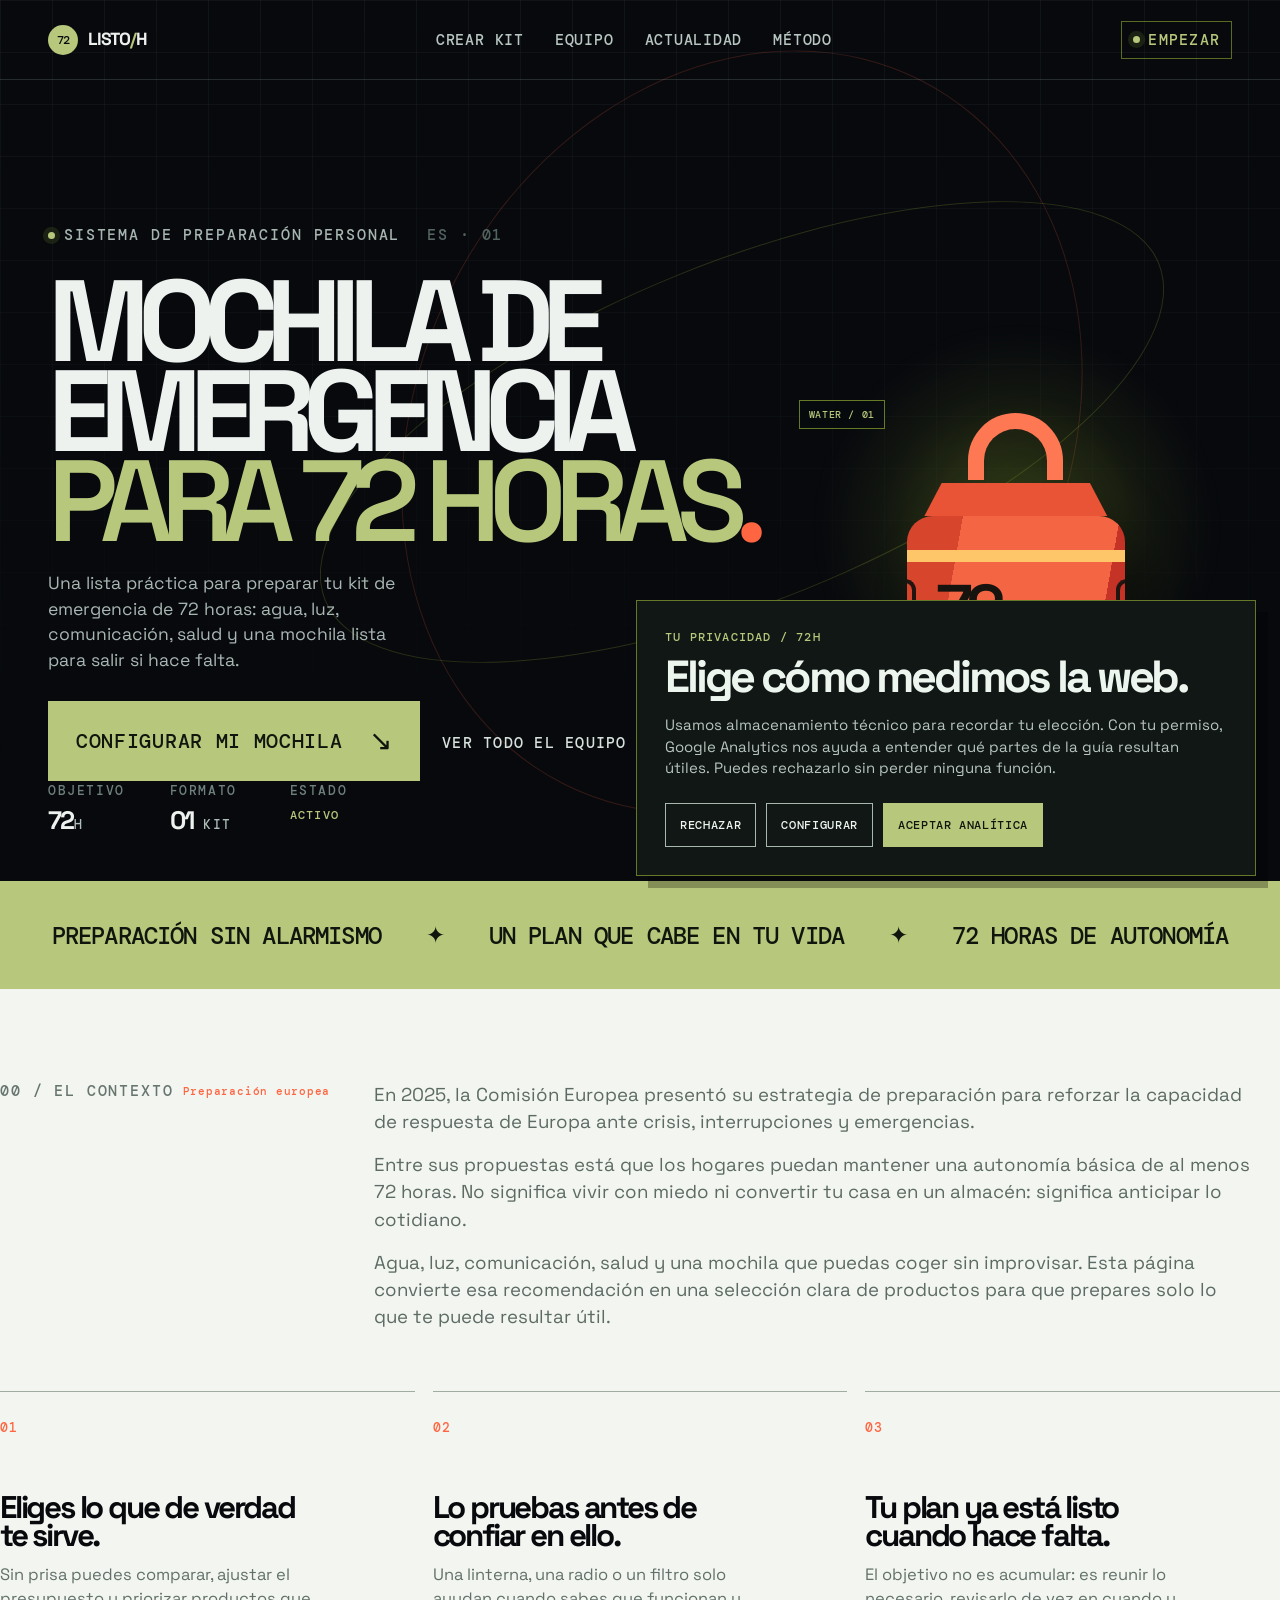
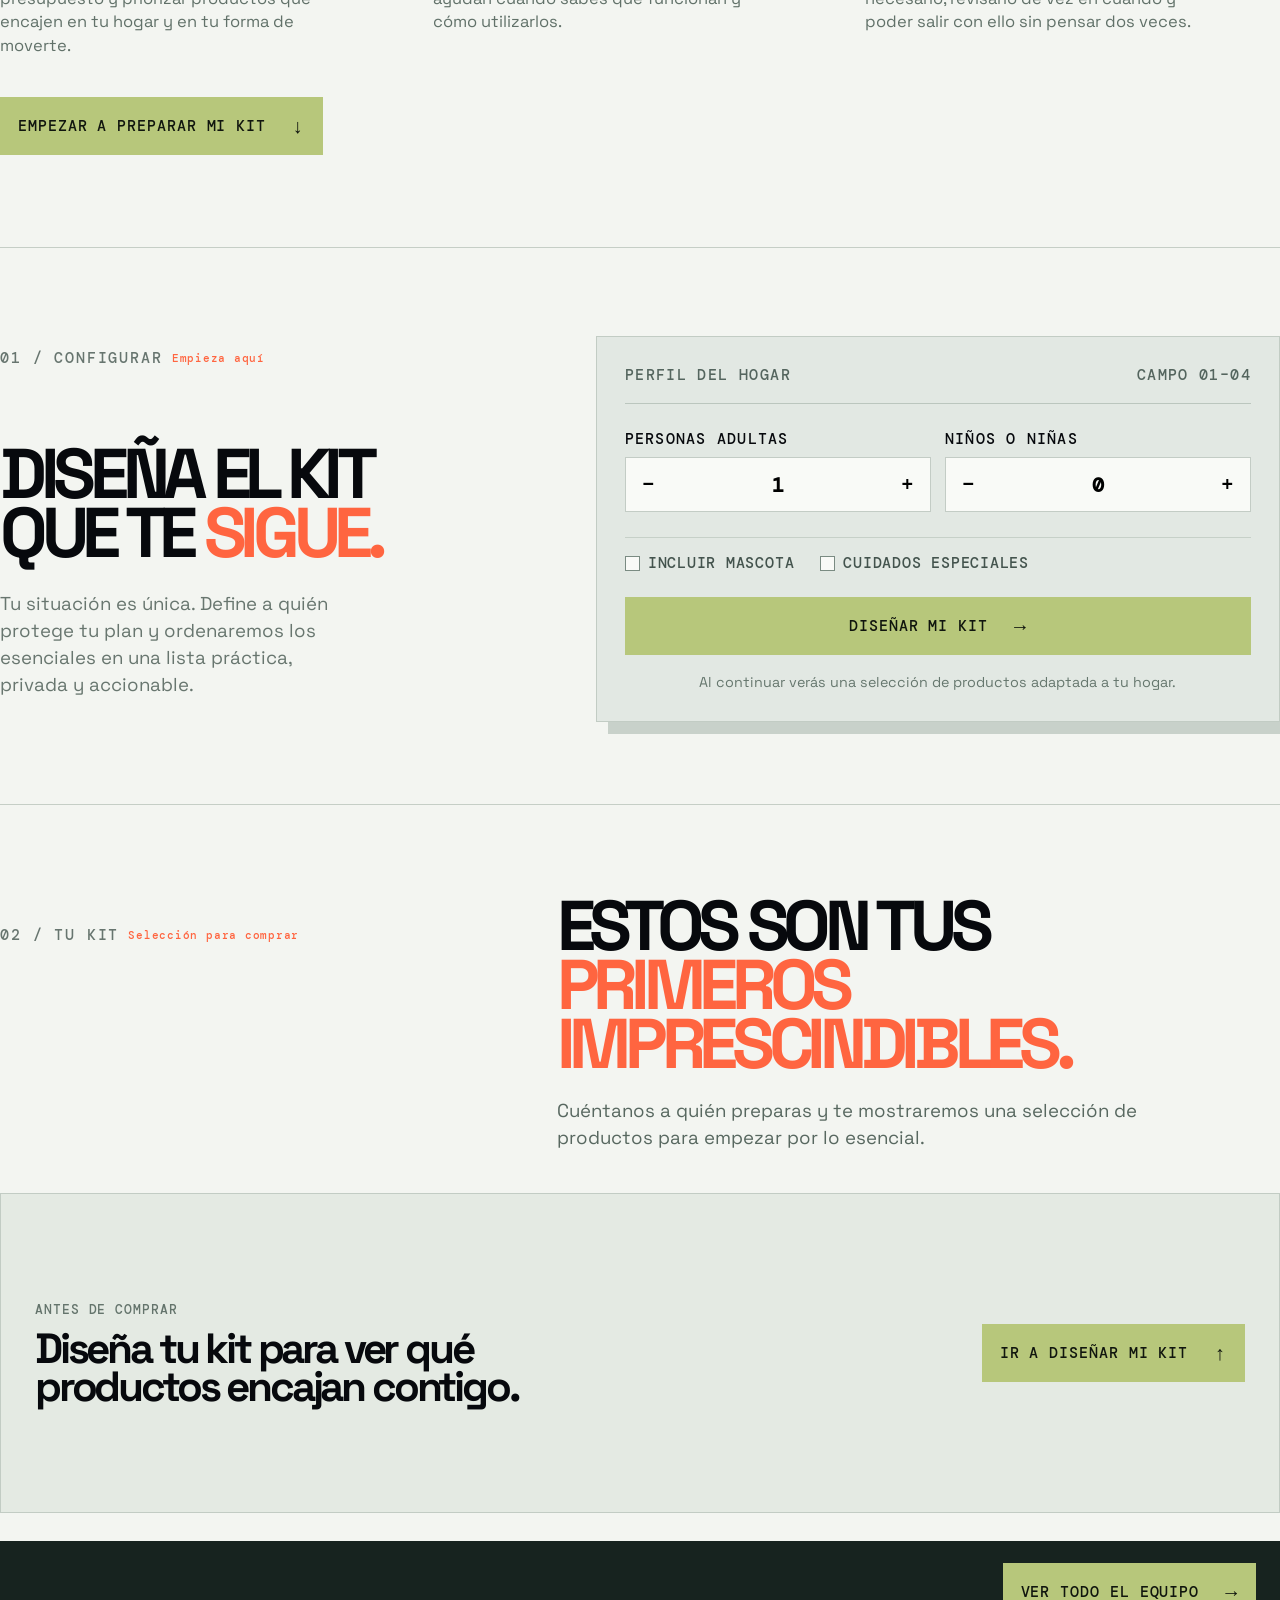
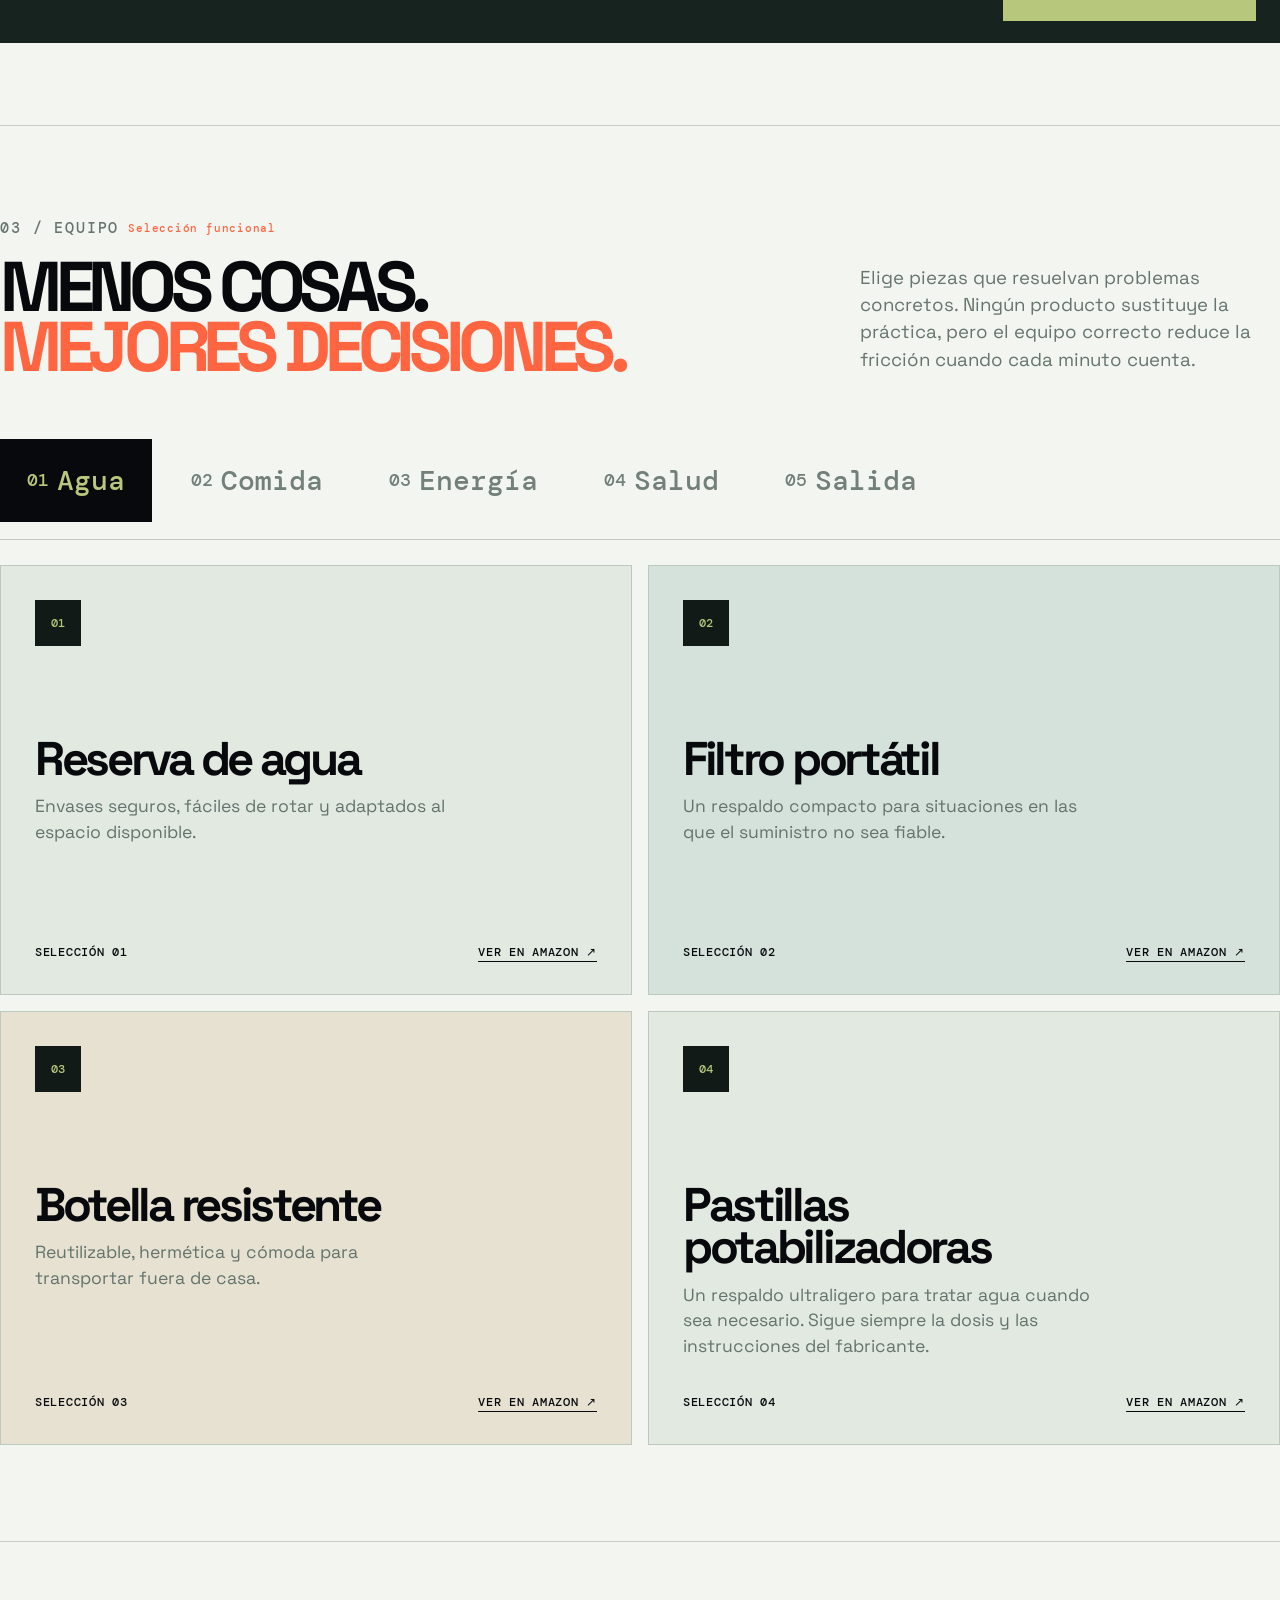
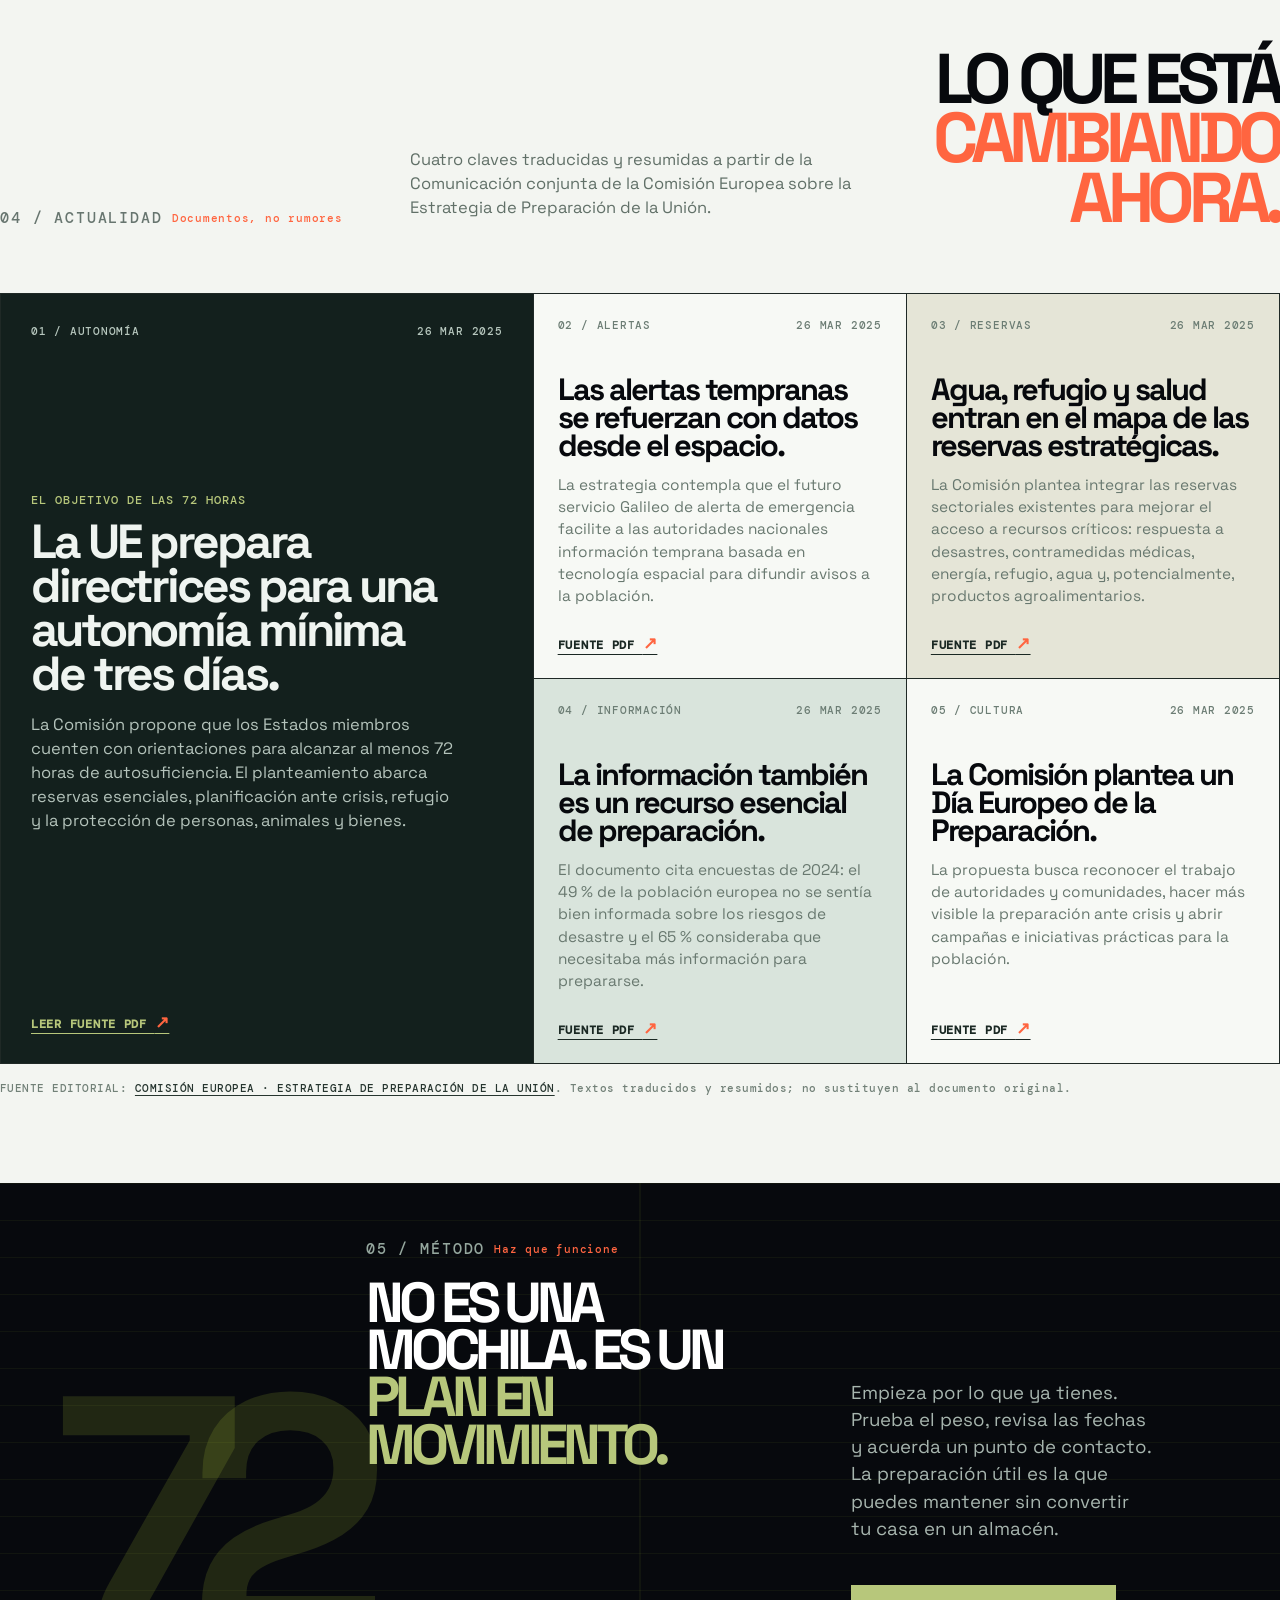
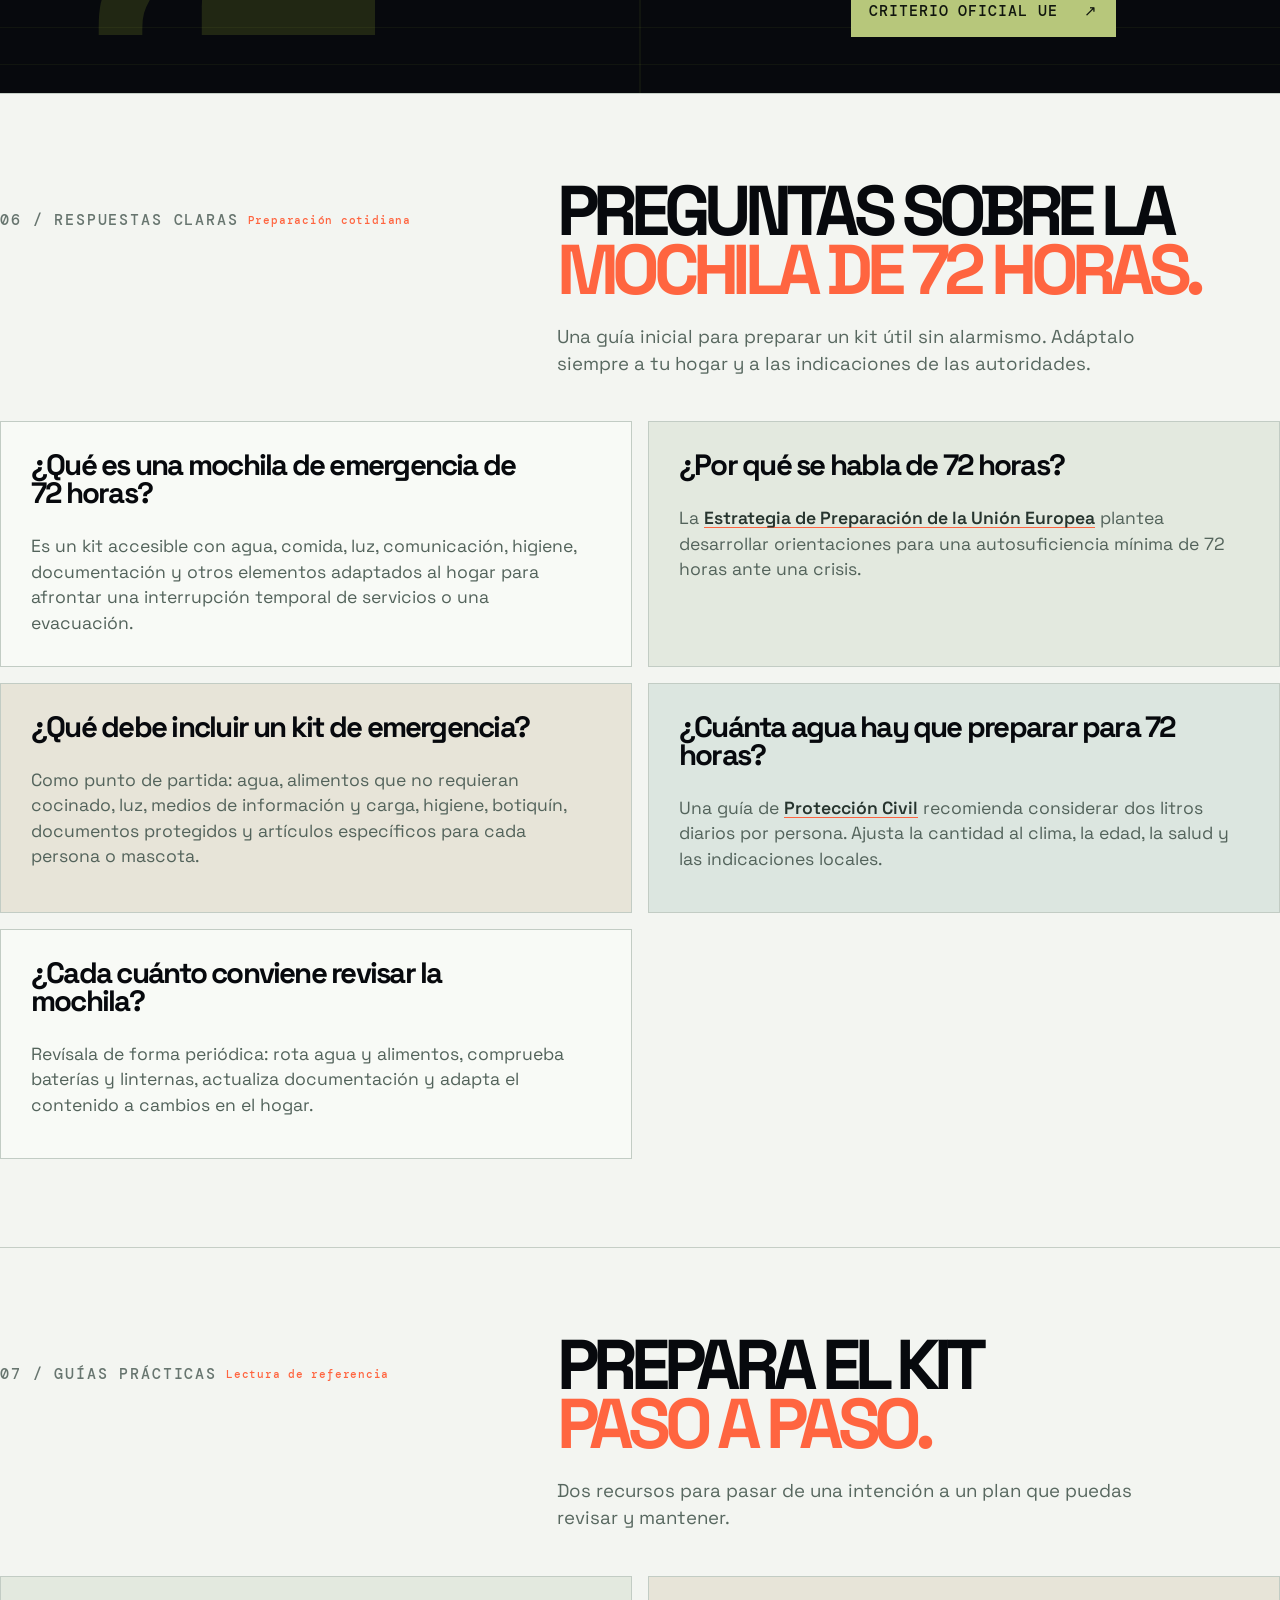
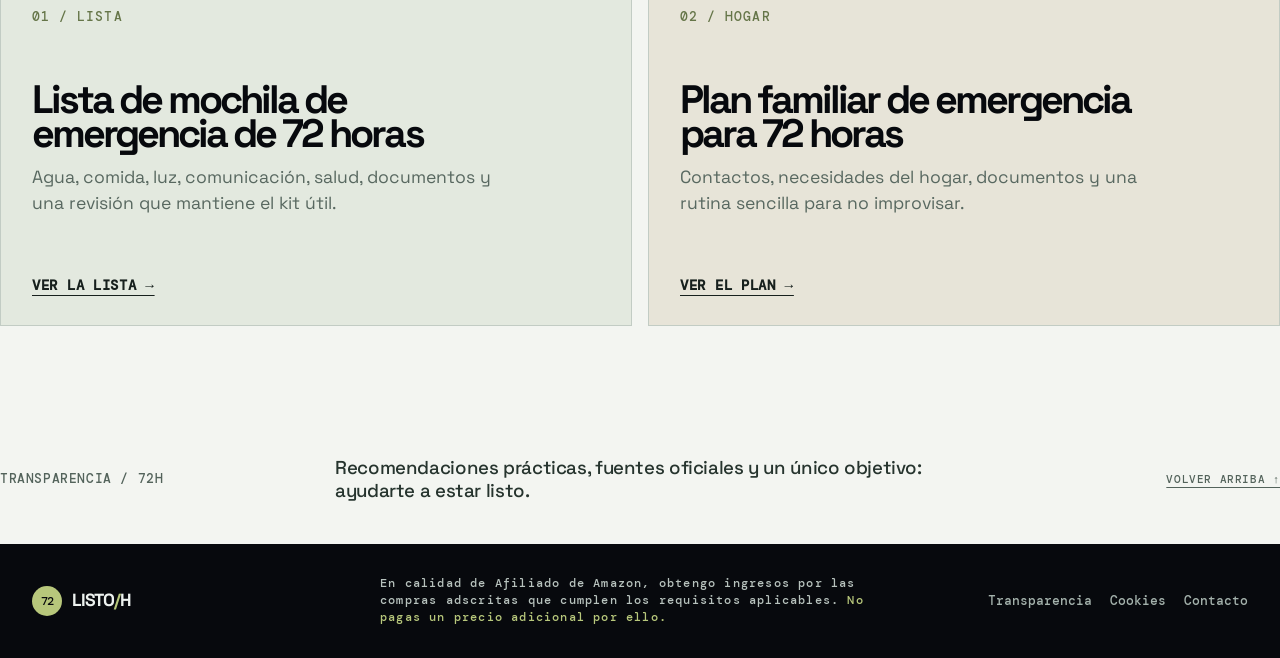
<file: index.html>
<!doctype html>
<html lang="es">
  <head>
    <meta charset="UTF-8" />
    <meta name="viewport" content="width=device-width, initial-scale=1.0" />
    <!-- Google tag (gtag.js) with Consent Mode defaulting to denied -->
    <script async src="https://www.googletagmanager.com/gtag/js?id=G-69HHQKVEXY"></script>
    <script>
      window.dataLayer = window.dataLayer || [];
      function gtag(){dataLayer.push(arguments);}
      gtag('consent', 'default', {
        'analytics_storage': 'denied',
        'ad_storage': 'denied',
        'ad_user_data': 'denied',
        'ad_personalization': 'denied',
        'wait_for_update': 500
      });
      gtag('js', new Date());
      gtag('config', 'G-69HHQKVEXY', { 'anonymize_ip': true });
    </script>
    <meta name="description" content="Prepara una mochila de emergencia de 72 horas con una lista práctica para agua, comida, luz, salud y evacuación. Crea un kit adaptado a tu hogar." />
    <meta name="robots" content="index,follow,max-image-preview:large,max-snippet:-1,max-video-preview:-1" />
    <meta name="theme-color" content="#07090d" />
    <link rel="canonical" href="https://preparatumochila.com/" />
    <link rel="describedby" type="text/markdown" href="https://preparatumochila.com/llms.txt" />
    <link rel="alternate" hreflang="es" href="https://preparatumochila.com/" />
    <link rel="alternate" hreflang="x-default" href="https://preparatumochila.com/" />
    <meta property="og:locale" content="es_ES" />
    <meta property="og:type" content="website" />
    <meta property="og:site_name" content="72H Listo" />
    <meta property="og:title" content="Mochila de emergencia de 72 horas: lista y planificador" />
    <meta property="og:description" content="Una guía práctica para preparar un kit de emergencia de 72 horas adaptado a tu hogar." />
    <meta property="og:url" content="https://preparatumochila.com/" />
    <meta name="twitter:card" content="summary" />
    <meta name="twitter:title" content="Mochila de emergencia de 72 horas: lista y planificador" />
    <meta name="twitter:description" content="Prepara una mochila de emergencia de 72 horas con una lista práctica y personalizada." />
    <link rel="icon" type="image/svg+xml" href="assets/favicon.svg?v=1" />
    <title>Mochila de emergencia 72 horas: lista y planificador | 72H Listo</title>
    <link rel="stylesheet" href="assets/fonts.css?v=1" />
    <link rel="stylesheet" href="assets/styles.css?v=neo-1" />
    <link rel="stylesheet" href="assets/readability.css?v=1" />
    <link rel="stylesheet" href="assets/blog.css?v=1" />
    <link rel="stylesheet" href="assets/refinement.css?v=content-2" />
    <link rel="stylesheet" href="assets/emphasis.css?v=mobile-tabs-fixed-3" />
    <link rel="stylesheet" href="assets/consent.css?v=1" />
    <script type="application/ld+json">
      {
        "@context": "https://schema.org",
        "@graph": [
          {
            "@type": "WebSite",
            "@id": "https://preparatumochila.com/#website",
            "url": "https://preparatumochila.com/",
            "name": "72H Listo",
            "alternateName": "Prepara tu mochila",
            "inLanguage": "es-ES",
            "description": "Guía y planificador para preparar una mochila de emergencia de 72 horas."
          },
          {
            "@type": "WebPage",
            "@id": "https://preparatumochila.com/#webpage",
            "url": "https://preparatumochila.com/",
            "name": "Mochila de emergencia de 72 horas: lista y planificador",
            "description": "Guía práctica para crear un kit de emergencia de 72 horas adaptado a un hogar.",
            "inLanguage": "es-ES",
            "isPartOf": { "@id": "https://preparatumochila.com/#website" },
            "about": ["mochila de emergencia", "kit de emergencia", "autonomía de 72 horas", "preparación familiar"]
          },
          {
            "@type": "FAQPage",
            "@id": "https://preparatumochila.com/#preguntas-frecuentes",
            "inLanguage": "es-ES",
            "mainEntity": [
              {
                "@type": "Question",
                "name": "¿Qué es una mochila de emergencia de 72 horas?",
                "acceptedAnswer": {
                  "@type": "Answer",
                  "text": "Es un kit accesible con agua, comida, luz, comunicación, higiene, documentación y otros elementos adaptados al hogar para afrontar una interrupción temporal de servicios o una evacuación."
                }
              },
              {
                "@type": "Question",
                "name": "¿Por qué se habla de 72 horas?",
                "acceptedAnswer": {
                  "@type": "Answer",
                  "text": "La Estrategia de Preparación de la Unión Europea plantea desarrollar orientaciones para una autosuficiencia mínima de 72 horas ante una crisis."
                }
              },
              {
                "@type": "Question",
                "name": "¿Qué debe incluir un kit de emergencia?",
                "acceptedAnswer": {
                  "@type": "Answer",
                  "text": "Como punto de partida: agua, alimentos que no requieran cocinado, luz, medios de información y carga, higiene, botiquín, documentos protegidos y artículos específicos para cada persona o mascota."
                }
              },
              {
                "@type": "Question",
                "name": "¿Cuánta agua hay que preparar para 72 horas?",
                "acceptedAnswer": {
                  "@type": "Answer",
                  "text": "Una guía de Protección Civil recomienda considerar dos litros diarios por persona. La cantidad debe adaptarse al clima, la edad, la salud y las indicaciones de las autoridades locales."
                }
              },
              {
                "@type": "Question",
                "name": "¿Cada cuánto conviene revisar la mochila?",
                "acceptedAnswer": {
                  "@type": "Answer",
                  "text": "Revísala de forma periódica: rota agua y alimentos, comprueba baterías y linternas, actualiza documentación y ajusta el contenido a cambios en el hogar."
                }
              }
            ]
          }
        ]
      }
    </script>
  </head>
  <body>
    <a class="skip-link" href="#plan">Saltar al planificador</a>
    <main>
      <section class="hero" id="inicio">
        <header class="site-header">
          <a class="brand" href="#inicio" aria-label="72H Listo, inicio"><span class="brand-mark">72</span><span>LISTO<span class="brand-slash">/</span>H</span></a>
          <nav aria-label="Navegación principal"><a href="#plan">Crear kit</a><a href="#esenciales">Equipo</a><a href="#blog">Actualidad</a><a href="#guia">Método</a></nav>
          <a class="header-cta" href="#plan"><span class="pulse"></span> Empezar</a>
        </header>
        <div class="hero-grid" aria-hidden="true"></div>
        <div class="orbit orbit-one" aria-hidden="true"></div><div class="orbit orbit-two" aria-hidden="true"></div>
        <div class="hero-content">
          <div class="hero-intro"><span class="live-dot"></span><span>SISTEMA DE PREPARACIÓN PERSONAL</span><span class="intro-code">ES · 01</span></div>
          <h1><span>MOCHILA DE EMERGENCIA</span><strong>PARA 72 HORAS<span>.</span></strong></h1>
          <p class="hero-text">Una lista práctica para preparar tu kit de emergencia de 72 horas: agua, luz, comunicación, salud y una mochila lista para salir si hace falta.</p>
          <div class="hero-actions"><a class="button button-primary" href="#plan">CONFIGURAR MI MOCHILA <span>↘</span></a><a class="ghost-link" href="#esenciales">VER TODO EL EQUIPO <span>→</span></a></div>
        </div>
        <div class="hero-data" aria-label="Información de preparación"><div><span>OBJETIVO</span><strong>72<span>H</span></strong></div><div><span>FORMATO</span><strong>01<span> KIT</span></strong></div><div><span>ESTADO</span><strong class="lime">ACTIVO</strong></div></div>
        <div class="pack-object" aria-hidden="true"><div class="pack-aura"></div><div class="pack-shadow"></div><div class="neo-pack"><div class="neo-handle"></div><div class="neo-top"></div><div class="neo-body"><span class="neo-label">72<br /><i>READY</i></span><span class="neo-pocket"></span><span class="neo-strap left"></span><span class="neo-strap right"></span></div></div><div class="pack-marker marker-a">WATER / 01</div><div class="pack-marker marker-b">GO / BAG</div></div>
        <div class="scroll-cue"><span>SCROLL PARA CONFIGURAR</span><i></i></div>
      </section>

      <section class="signal-strip"><p>PREPARACIÓN SIN ALARMISMO</p><span>✦</span><p>UN PLAN QUE CABE EN TU VIDA</p><span>✦</span><p>72 HORAS DE AUTONOMÍA</p></section>

      <section class="why section" id="por-que" aria-label="Por qué preparar tu mochila">
        <div class="why-heading"><div class="section-label"><span>00 / EL CONTEXTO</span><p>Preparación europea</p></div><div class="why-copy"><p>En 2025, la Comisión Europea presentó su estrategia de preparación para reforzar la capacidad de respuesta de Europa ante crisis, interrupciones y emergencias.</p><p>Entre sus propuestas está que los hogares puedan mantener una autonomía básica de al menos 72 horas. No significa vivir con miedo ni convertir tu casa en un almacén: significa anticipar lo cotidiano.</p><p>Agua, luz, comunicación, salud y una mochila que puedas coger sin improvisar. Esta página convierte esa recomendación en una selección clara de productos para que prepares solo lo que te puede resultar útil.</p></div></div>
        <div class="why-reasons">
          <article class="why-reason"><span>01</span><h3>Eliges lo que de verdad te sirve.</h3><p>Sin prisa puedes comparar, ajustar el presupuesto y priorizar productos que encajen en tu hogar y en tu forma de moverte.</p></article>
          <article class="why-reason"><span>02</span><h3>Lo pruebas antes de confiar en ello.</h3><p>Una linterna, una radio o un filtro solo ayudan cuando sabes que funcionan y cómo utilizarlos.</p></article>
          <article class="why-reason"><span>03</span><h3>Tu plan ya está listo cuando hace falta.</h3><p>El objetivo no es acumular: es reunir lo necesario, revisarlo de vez en cuando y poder salir con ello sin pensar dos veces.</p></article>
        </div>
        <a class="button button-primary why-action" href="#plan">EMPEZAR A PREPARAR MI KIT <span>↓</span></a>
      </section>

      <section class="planner section" id="plan">
        <div class="section-label"><span>01 / CONFIGURAR</span><p>Empieza aquí</p></div>
        <div class="planner-heading"><h2>DISEÑA EL KIT<br />QUE TE <em>SIGUE.</em></h2><p>Tu situación es única. Define a quién protege tu plan y ordenaremos los esenciales en una lista práctica, privada y accionable.</p></div>
        <form class="planner-card" id="planner-form">
          <div class="card-top"><span>PERFIL DEL HOGAR</span><span>CAMPO 01–04</span></div>
          <div class="field-row"><label for="adults">PERSONAS ADULTAS<div class="stepper"><button type="button" data-step="-1" data-target="adults" aria-label="Reducir personas adultas">−</button><input id="adults" name="adults" type="number" value="1" min="1" max="12" /><button type="button" data-step="1" data-target="adults" aria-label="Aumentar personas adultas">+</button></div></label><label for="children">NIÑOS O NIÑAS<div class="stepper"><button type="button" data-step="-1" data-target="children" aria-label="Reducir niños o niñas">−</button><input id="children" name="children" type="number" value="0" min="0" max="12" /><button type="button" data-step="1" data-target="children" aria-label="Aumentar niños o niñas">+</button></div></label></div>
          <div class="toggle-row"><label class="checkbox-row" for="pet"><input id="pet" type="checkbox" /><span class="custom-checkbox"></span><span>INCLUIR MASCOTA</span></label><label class="checkbox-row" for="mobility"><input id="mobility" type="checkbox" /><span class="custom-checkbox"></span><span>CUIDADOS ESPECIALES</span></label></div>
          <button class="button button-primary button-wide" type="submit">DISEÑAR MI KIT <span>→</span></button>
          <p class="planner-next-step">Al continuar verás una selección de productos adaptada a tu hogar.</p>
        </form>
      </section>

      <section class="result section" id="result" aria-live="polite">
        <div class="result-heading"><div class="section-label"><span>02 / TU KIT</span><p>Selección para comprar</p></div><h2 id="result-title">ESTOS SON TUS<br /><em>PRIMEROS IMPRESCINDIBLES.</em></h2><p id="result-summary">Cuéntanos a quién preparas y te mostraremos una selección de productos para empezar por lo esencial.</p></div>
        <div class="kit-empty" id="checklist"><div><p>ANTES DE COMPRAR</p><h3>Diseña tu kit para ver qué productos encajan contigo.</h3></div><a class="button button-primary" href="#plan">IR A DISEÑAR MI KIT <span>↑</span></a></div>
        <div class="result-actions purchase-next"><a class="button button-primary" id="result-action" href="#esenciales">VER TODO EL EQUIPO <span>→</span></a></div>
      </section>

      <section class="essentials section" id="esenciales">
        <div class="essential-heading"><div><div class="section-label"><span>03 / EQUIPO</span><p>Selección funcional</p></div><h2>MENOS COSAS.<br /><em>MEJORES DECISIONES.</em></h2></div><p>Elige piezas que resuelvan problemas concretos. Ningún producto sustituye la práctica, pero el equipo correcto reduce la fricción cuando cada minuto cuenta.</p></div>
        <div class="category-tabs" role="tablist" aria-label="Categorías de esenciales"><button class="active" role="tab" aria-selected="true" data-category="agua"><span>01</span> Agua</button><button role="tab" aria-selected="false" data-category="comida"><span>02</span> Comida</button><button role="tab" aria-selected="false" data-category="luz"><span>03</span> Energía</button><button role="tab" aria-selected="false" data-category="salud"><span>04</span> Salud</button><button role="tab" aria-selected="false" data-category="salida"><span>05</span> Salida</button></div>
        <div class="product-grid" id="product-grid"></div>
      </section>

      <section class="blog section" id="blog">
        <div class="blog-heading"><div class="section-label"><span>04 / ACTUALIDAD</span><p>Documentos, no rumores</p></div><p>Cuatro claves traducidas y resumidas a partir de la Comunicación conjunta de la Comisión Europea sobre la Estrategia de Preparación de la Unión.</p><h2>LO QUE ESTÁ<br /><em>CAMBIANDO AHORA.</em></h2></div>
        <div class="blog-grid">
          <a class="post post-featured" href="https://commission.europa.eu/document/download/526806b6-c4e1-43d1-81b7-947308efbab1_en?filename=Joint+Communication.pdf&amp;prefLang=es" target="_blank" rel="noopener noreferrer"><div class="post-top"><span>01 / AUTONOMÍA</span><time datetime="2025-03-26">26 MAR 2025</time></div><p class="post-kicker">El objetivo de las 72 horas</p><h3>La UE prepara directrices para una autonomía mínima de tres días.</h3><p>La Comisión propone que los Estados miembros cuenten con orientaciones para alcanzar al menos 72 horas de autosuficiencia. El planteamiento abarca reservas esenciales, planificación ante crisis, refugio y la protección de personas, animales y bienes.</p><span class="post-source">LEER FUENTE PDF <span>↗</span></span></a>
          <a class="post" href="https://commission.europa.eu/document/download/526806b6-c4e1-43d1-81b7-947308efbab1_en?filename=Joint+Communication.pdf&amp;prefLang=es" target="_blank" rel="noopener noreferrer"><div class="post-top"><span>02 / ALERTAS</span><time datetime="2025-03-26">26 MAR 2025</time></div><h3>Las alertas tempranas se refuerzan con datos desde el espacio.</h3><p>La estrategia contempla que el futuro servicio Galileo de alerta de emergencia facilite a las autoridades nacionales información temprana basada en tecnología espacial para difundir avisos a la población.</p><span class="post-source">FUENTE PDF <span>↗</span></span></a>
          <a class="post" href="https://commission.europa.eu/document/download/526806b6-c4e1-43d1-81b7-947308efbab1_en?filename=Joint+Communication.pdf&amp;prefLang=es" target="_blank" rel="noopener noreferrer"><div class="post-top"><span>03 / RESERVAS</span><time datetime="2025-03-26">26 MAR 2025</time></div><h3>Agua, refugio y salud entran en el mapa de las reservas estratégicas.</h3><p>La Comisión plantea integrar las reservas sectoriales existentes para mejorar el acceso a recursos críticos: respuesta a desastres, contramedidas médicas, energía, refugio, agua y, potencialmente, productos agroalimentarios.</p><span class="post-source">FUENTE PDF <span>↗</span></span></a>
          <a class="post" href="https://commission.europa.eu/document/download/526806b6-c4e1-43d1-81b7-947308efbab1_en?filename=Joint+Communication.pdf&amp;prefLang=es" target="_blank" rel="noopener noreferrer"><div class="post-top"><span>04 / INFORMACIÓN</span><time datetime="2025-03-26">26 MAR 2025</time></div><h3>La información también es un recurso esencial de preparación.</h3><p>El documento cita encuestas de 2024: el 49 % de la población europea no se sentía bien informada sobre los riesgos de desastre y el 65 % consideraba que necesitaba más información para prepararse.</p><span class="post-source">FUENTE PDF <span>↗</span></span></a>
          <a class="post" href="https://commission.europa.eu/document/download/526806b6-c4e1-43d1-81b7-947308efbab1_en?filename=Joint+Communication.pdf&amp;prefLang=es" target="_blank" rel="noopener noreferrer"><div class="post-top"><span>05 / CULTURA</span><time datetime="2025-03-26">26 MAR 2025</time></div><h3>La Comisión plantea un Día Europeo de la Preparación.</h3><p>La propuesta busca reconocer el trabajo de autoridades y comunidades, hacer más visible la preparación ante crisis y abrir campañas e iniciativas prácticas para la población.</p><span class="post-source">FUENTE PDF <span>↗</span></span></a>
        </div>
        <p class="blog-source">FUENTE EDITORIAL: <a href="https://commission.europa.eu/topics/preparedness_es" target="_blank" rel="noopener noreferrer">COMISIÓN EUROPEA · ESTRATEGIA DE PREPARACIÓN DE LA UNIÓN</a>. Textos traducidos y resumidos; no sustituyen al documento original.</p>
      </section>

      <section class="guide section" id="guia"><div class="guide-number">72</div><div class="guide-content"><div class="section-label"><span>05 / MÉTODO</span><p>Haz que funcione</p></div><h2>NO ES UNA<br />MOCHILA. ES UN<br /><em>PLAN EN MOVIMIENTO.</em></h2></div><div class="guide-copy"><p>Empieza por lo que ya tienes. Prueba el peso, revisa las fechas y acuerda un punto de contacto. La preparación útil es la que puedes mantener sin convertir tu casa en un almacén.</p><a class="button button-lime" href="https://commission.europa.eu/topics/preparedness_es" target="_blank" rel="noopener noreferrer">CRITERIO OFICIAL UE <span>↗</span></a></div></section>

      <section class="faq section" id="preguntas-frecuentes" aria-labelledby="faq-title">
        <div class="faq-heading">
          <div class="section-label"><span>06 / RESPUESTAS CLARAS</span><p>Preparación cotidiana</p></div>
          <h2 id="faq-title">PREGUNTAS SOBRE LA<br /><em>MOCHILA DE 72 HORAS.</em></h2>
          <p>Una guía inicial para preparar un kit útil sin alarmismo. Adáptalo siempre a tu hogar y a las indicaciones de las autoridades.</p>
        </div>
        <div class="faq-list">
          <article class="faq-item"><h3>¿Qué es una mochila de emergencia de 72 horas?</h3><p>Es un kit accesible con agua, comida, luz, comunicación, higiene, documentación y otros elementos adaptados al hogar para afrontar una interrupción temporal de servicios o una evacuación.</p></article>
          <article class="faq-item"><h3>¿Por qué se habla de 72 horas?</h3><p>La <a href="https://commission.europa.eu/topics/preparedness_en" target="_blank" rel="noopener noreferrer">Estrategia de Preparación de la Unión Europea</a> plantea desarrollar orientaciones para una autosuficiencia mínima de 72 horas ante una crisis.</p></article>
          <article class="faq-item"><h3>¿Qué debe incluir un kit de emergencia?</h3><p>Como punto de partida: agua, alimentos que no requieran cocinado, luz, medios de información y carga, higiene, botiquín, documentos protegidos y artículos específicos para cada persona o mascota.</p></article>
          <article class="faq-item"><h3>¿Cuánta agua hay que preparar para 72 horas?</h3><p>Una guía de <a href="https://ficheros.proteccioncivil.es/unidadesFormativas/01_Manal_Plan_Familia_Preparada.pdf" target="_blank" rel="noopener noreferrer">Protección Civil</a> recomienda considerar dos litros diarios por persona. Ajusta la cantidad al clima, la edad, la salud y las indicaciones locales.</p></article>
          <article class="faq-item"><h3>¿Cada cuánto conviene revisar la mochila?</h3><p>Revísala de forma periódica: rota agua y alimentos, comprueba baterías y linternas, actualiza documentación y adapta el contenido a cambios en el hogar.</p></article>
        </div>
      </section>

      <section class="guides-index section" id="guias" aria-labelledby="guides-title">
        <div class="guides-index-heading"><div class="section-label"><span>07 / GUÍAS PRÁCTICAS</span><p>Lectura de referencia</p></div><h2 id="guides-title">PREPARA EL KIT<br /><em>PASO A PASO.</em></h2><p>Dos recursos para pasar de una intención a un plan que puedas revisar y mantener.</p></div>
        <div class="guides-index-grid">
          <article><p class="guide-card-number">01 / LISTA</p><h3>Lista de mochila de emergencia de 72 horas</h3><p>Agua, comida, luz, comunicación, salud, documentos y una revisión que mantiene el kit útil.</p><a href="lista-mochila-emergencia-72-horas.html">VER LA LISTA →</a></article>
          <article><p class="guide-card-number">02 / HOGAR</p><h3>Plan familiar de emergencia para 72 horas</h3><p>Contactos, necesidades del hogar, documentos y una rutina sencilla para no improvisar.</p><a href="plan-familiar-emergencia-72-horas.html">VER EL PLAN →</a></article>
        </div>
      </section>

      <section class="transparency" id="transparencia"><span>TRANSPARENCIA / 72H</span><p>Recomendaciones prácticas, fuentes oficiales y un único objetivo: ayudarte a estar listo.</p><a href="#inicio">VOLVER ARRIBA ↑</a></section>
    </main>
    <footer class="site-footer"><a class="brand" href="#inicio"><span class="brand-mark">72</span><span>LISTO<span class="brand-slash">/</span>H</span></a><p class="affiliate-disclosure">En calidad de Afiliado de Amazon, obtengo ingresos por las compras adscritas que cumplen los requisitos aplicables. <span>No pagas un precio adicional por ello.</span></p><div><a href="#transparencia">Transparencia</a><button class="cookie-link" type="button" data-cookie-settings>Cookies</button><a href="mailto:lzrsoftware@gmail.com">Contacto</a></div></footer>
    <aside class="cookie-banner" id="cookie-banner" role="dialog" aria-modal="true" aria-labelledby="cookie-banner-title" aria-describedby="cookie-banner-description" hidden>
      <div class="cookie-banner-copy"><p class="cookie-kicker">TU PRIVACIDAD / 72H</p><h2 id="cookie-banner-title">Elige cómo medimos la web.</h2><p id="cookie-banner-description">Usamos almacenamiento técnico para recordar tu elección. Con tu permiso, Google Analytics nos ayuda a entender qué partes de la guía resultan útiles. Puedes rechazarlo sin perder ninguna función.</p></div>
      <div class="cookie-banner-actions"><button class="cookie-button cookie-button-secondary" type="button" data-cookie-reject>RECHAZAR</button><button class="cookie-button cookie-button-secondary" type="button" data-cookie-settings>CONFIGURAR</button><button class="cookie-button cookie-button-primary" type="button" data-cookie-accept>ACEPTAR ANALÍTICA</button></div>
    </aside>
    <section class="cookie-panel" id="cookie-panel" role="dialog" aria-modal="true" aria-labelledby="cookie-panel-title" hidden>
      <div class="cookie-panel-backdrop" data-cookie-close></div>
      <div class="cookie-panel-content">
        <button class="cookie-close" type="button" aria-label="Cerrar configuración de cookies" data-cookie-close>×</button>
        <p class="cookie-kicker">CONFIGURACIÓN / PRIVACIDAD</p>
        <h2 id="cookie-panel-title">Tus preferencias de cookies.</h2>
        <p class="cookie-panel-intro">La etiqueta de Google se carga con las cookies analíticas bloqueadas por defecto. Puedes aceptarlas o rechazarlas en cualquier momento; la navegación y el planificador funcionan igual.</p>
        <div class="cookie-option"><div><h3>Cookies técnicas</h3><p>Necesarias para recordar tu decisión sobre cookies en este dispositivo.</p></div><span class="cookie-status">SIEMPRE ACTIVAS</span></div>
        <label class="cookie-option cookie-option-choice" for="analytics-consent"><span><h3>Analítica</h3><p>Si la autorizas, Google Analytics 4 podrá usar cookies para medir de forma agregada visitas, secciones vistas e interacciones con el planificador. Sin autorización, no se activan cookies ni eventos detallados.</p></span><input id="analytics-consent" type="checkbox" /><span class="cookie-switch" aria-hidden="true"></span></label>
        <p class="cookie-policy-note"><strong>Responsable:</strong> Roberto Pérez Villegas · <a href="mailto:lzrsoftware@gmail.com">lzrsoftware@gmail.com</a>. Al visitar enlaces de Amazon u otros sitios externos se aplicarán sus propias políticas. Puedes cambiar esta decisión desde el enlace “Cookies” del pie.</p>
        <div class="cookie-panel-actions"><button class="cookie-button cookie-button-secondary" type="button" data-cookie-reject>RECHAZAR ANALÍTICA</button><button class="cookie-button cookie-button-primary" type="button" data-cookie-save>GUARDAR PREFERENCIAS</button></div>
      </div>
    </section>
    <script src="assets/consent.js?v=consent-mode-2"></script>
    <script src="assets/app.js?v=mobile-tabs-fixed-3"></script>
  </body>
</html>
</file>
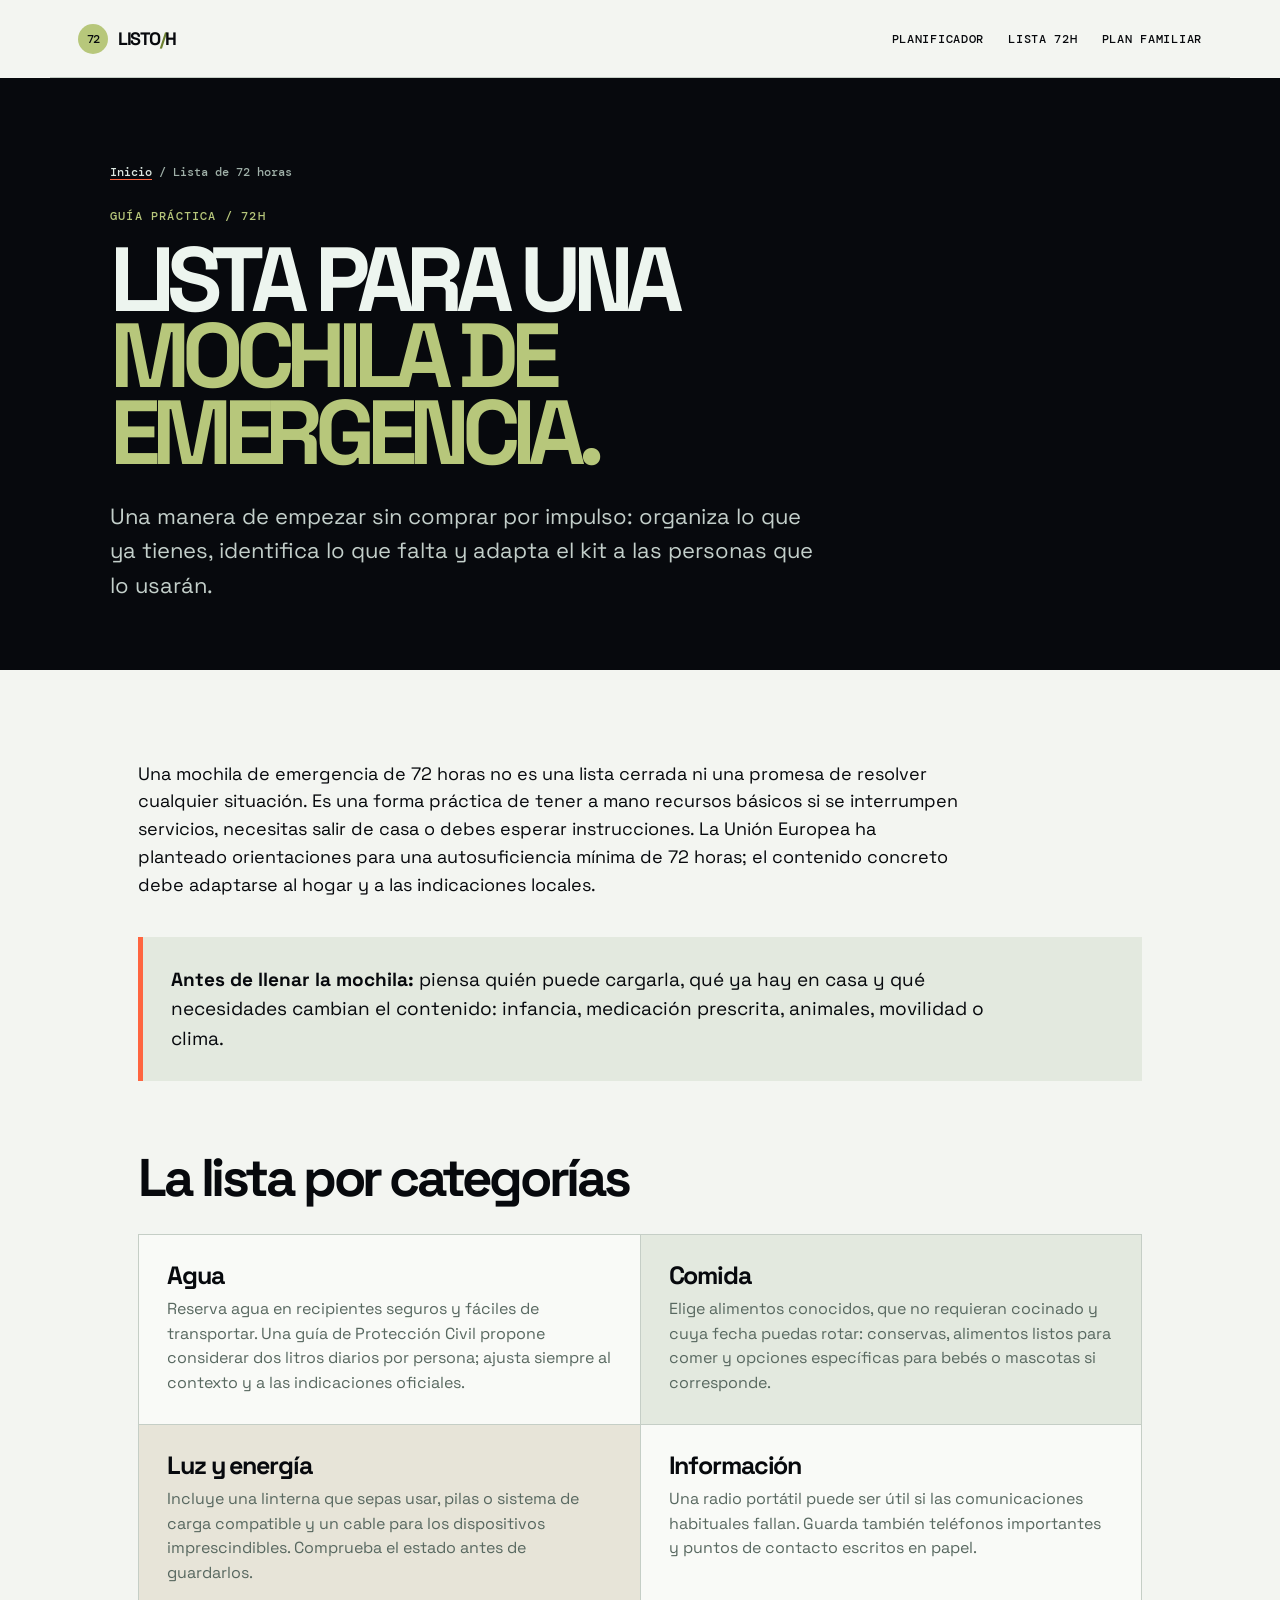
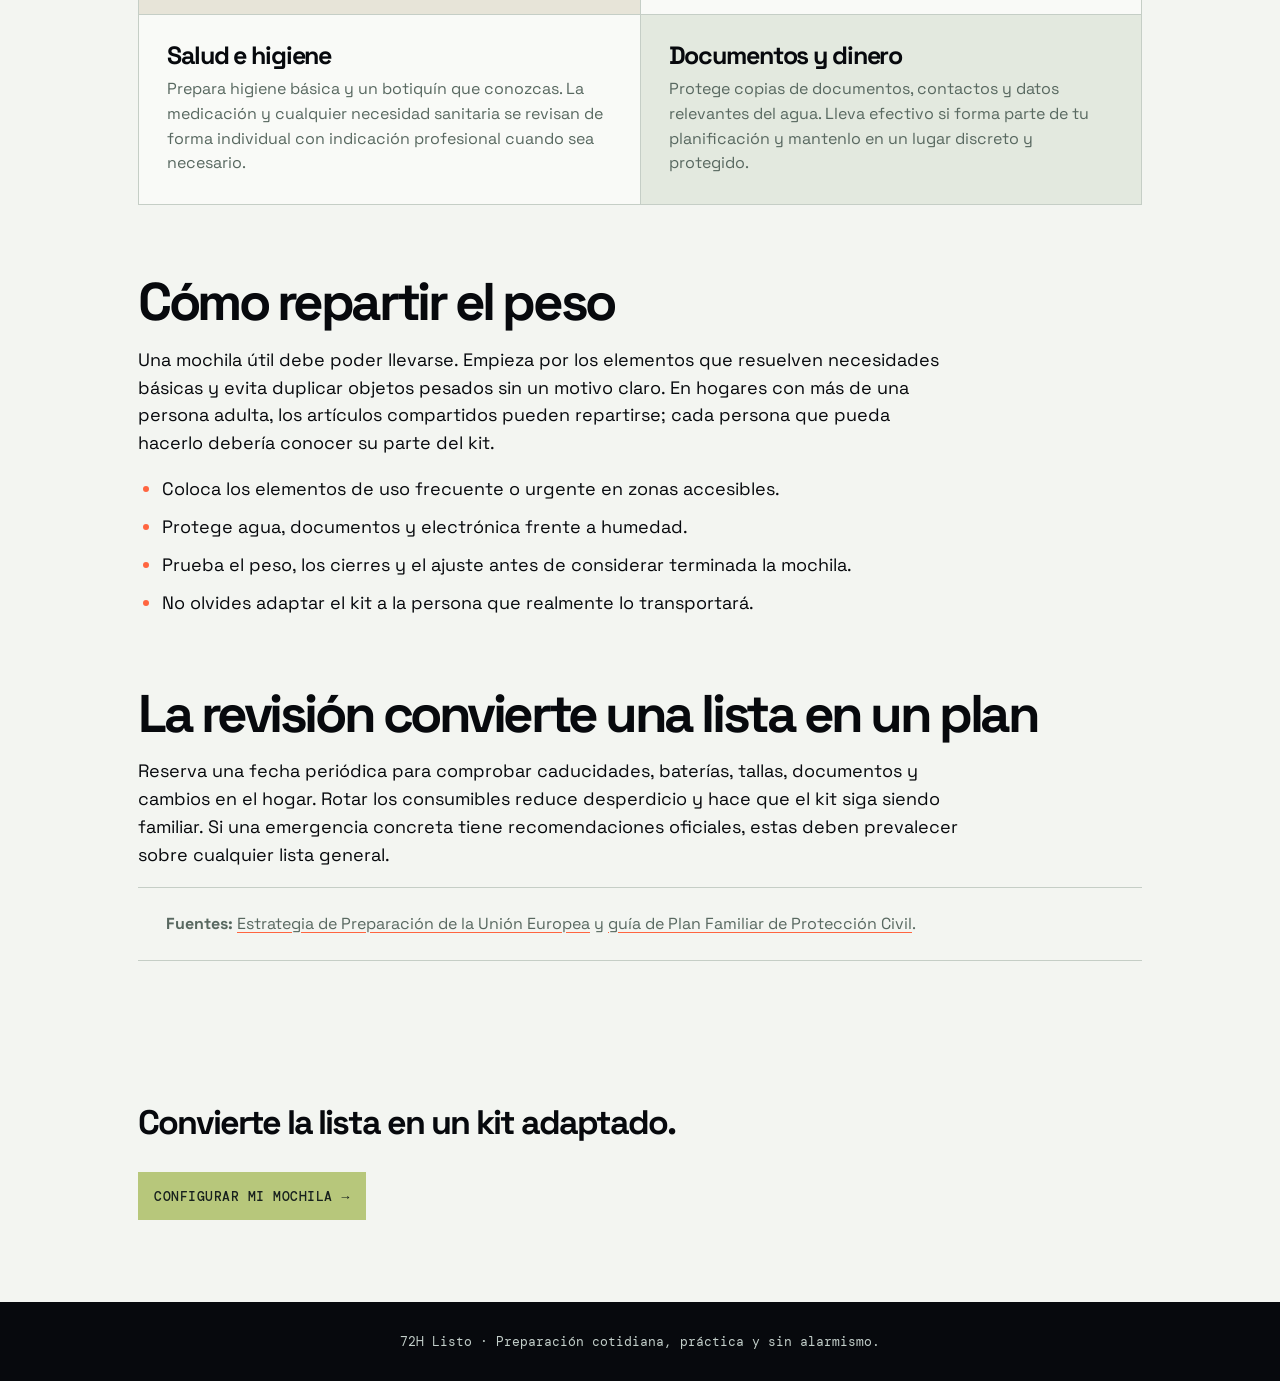
<file: lista-mochila-emergencia-72-horas.html>
<!doctype html>
<html lang="es">
  <head>
    <meta charset="UTF-8" />
    <meta name="viewport" content="width=device-width, initial-scale=1.0" />
    <meta name="description" content="Lista práctica para preparar una mochila de emergencia de 72 horas: agua, comida, luz, comunicación, salud, documentos y revisión del kit." />
    <meta name="robots" content="index,follow,max-image-preview:large,max-snippet:-1" />
    <link rel="canonical" href="https://preparatumochila.com/lista-mochila-emergencia-72-horas.html" />
    <link rel="stylesheet" href="assets/fonts.css?v=1" />
    <link rel="stylesheet" href="assets/guides.css?v=1" />
    <title>Lista de mochila de emergencia de 72 horas | 72H Listo</title>
    <script type="application/ld+json">
      {"@context":"https://schema.org","@type":"Article","headline":"Lista de mochila de emergencia de 72 horas","description":"Lista práctica para organizar agua, comida, luz, salud, documentos y comunicación en un kit de emergencia.","inLanguage":"es-ES","mainEntityOfPage":"https://preparatumochila.com/lista-mochila-emergencia-72-horas.html","publisher":{"@type":"Organization","name":"72H Listo","url":"https://preparatumochila.com/"},"about":["mochila de emergencia","kit de emergencia","autonomía de 72 horas"]}
    </script>
  </head>
  <body>
    <header class="site-header"><a class="brand" href="/"><span class="brand-mark">72</span><span>LISTO<span class="brand-slash">/</span>H</span></a><nav aria-label="Navegación"><a href="/">Planificador</a><a href="/lista-mochila-emergencia-72-horas.html">Lista 72H</a><a href="/plan-familiar-emergencia-72-horas.html">Plan familiar</a></nav></header>
    <main>
      <section class="hero"><div class="hero-inner"><p class="breadcrumbs"><a href="/">Inicio</a> / Lista de 72 horas</p><p class="eyebrow">Guía práctica / 72H</p><h1>LISTA PARA UNA<br /><em>MOCHILA DE EMERGENCIA.</em></h1><p class="lede">Una manera de empezar sin comprar por impulso: organiza lo que ya tienes, identifica lo que falta y adapta el kit a las personas que lo usarán.</p></div></section>
      <article class="article">
        <p>Una mochila de emergencia de 72 horas no es una lista cerrada ni una promesa de resolver cualquier situación. Es una forma práctica de tener a mano recursos básicos si se interrumpen servicios, necesitas salir de casa o debes esperar instrucciones. La Unión Europea ha planteado orientaciones para una autosuficiencia mínima de 72 horas; el contenido concreto debe adaptarse al hogar y a las indicaciones locales.</p>
        <div class="callout"><p><strong>Antes de llenar la mochila:</strong> piensa quién puede cargarla, qué ya hay en casa y qué necesidades cambian el contenido: infancia, medicación prescrita, animales, movilidad o clima.</p></div>
        <h2>La lista por categorías</h2>
        <div class="quick-list">
          <article><h3>Agua</h3><p>Reserva agua en recipientes seguros y fáciles de transportar. Una guía de Protección Civil propone considerar dos litros diarios por persona; ajusta siempre al contexto y a las indicaciones oficiales.</p></article>
          <article><h3>Comida</h3><p>Elige alimentos conocidos, que no requieran cocinado y cuya fecha puedas rotar: conservas, alimentos listos para comer y opciones específicas para bebés o mascotas si corresponde.</p></article>
          <article><h3>Luz y energía</h3><p>Incluye una linterna que sepas usar, pilas o sistema de carga compatible y un cable para los dispositivos imprescindibles. Comprueba el estado antes de guardarlos.</p></article>
          <article><h3>Información</h3><p>Una radio portátil puede ser útil si las comunicaciones habituales fallan. Guarda también teléfonos importantes y puntos de contacto escritos en papel.</p></article>
          <article><h3>Salud e higiene</h3><p>Prepara higiene básica y un botiquín que conozcas. La medicación y cualquier necesidad sanitaria se revisan de forma individual con indicación profesional cuando sea necesario.</p></article>
          <article><h3>Documentos y dinero</h3><p>Protege copias de documentos, contactos y datos relevantes del agua. Lleva efectivo si forma parte de tu planificación y mantenlo en un lugar discreto y protegido.</p></article>
        </div>
        <h2>Cómo repartir el peso</h2>
        <p>Una mochila útil debe poder llevarse. Empieza por los elementos que resuelven necesidades básicas y evita duplicar objetos pesados sin un motivo claro. En hogares con más de una persona adulta, los artículos compartidos pueden repartirse; cada persona que pueda hacerlo debería conocer su parte del kit.</p>
        <ul><li>Coloca los elementos de uso frecuente o urgente en zonas accesibles.</li><li>Protege agua, documentos y electrónica frente a humedad.</li><li>Prueba el peso, los cierres y el ajuste antes de considerar terminada la mochila.</li><li>No olvides adaptar el kit a la persona que realmente lo transportará.</li></ul>
        <h2>La revisión convierte una lista en un plan</h2>
        <p>Reserva una fecha periódica para comprobar caducidades, baterías, tallas, documentos y cambios en el hogar. Rotar los consumibles reduce desperdicio y hace que el kit siga siendo familiar. Si una emergencia concreta tiene recomendaciones oficiales, estas deben prevalecer sobre cualquier lista general.</p>
        <div class="source-list"><p><strong>Fuentes:</strong> <a href="https://commission.europa.eu/topics/preparedness_en" target="_blank" rel="noopener noreferrer">Estrategia de Preparación de la Unión Europea</a> y <a href="https://ficheros.proteccioncivil.es/unidadesFormativas/01_Manal_Plan_Familia_Preparada.pdf" target="_blank" rel="noopener noreferrer">guía de Plan Familiar de Protección Civil</a>.</p></div>
      </article>
      <aside class="related"><h2>Convierte la lista en un kit adaptado.</h2><a href="/#plan">CONFIGURAR MI MOCHILA →</a></aside>
    </main>
    <footer class="site-footer">72H Listo · Preparación cotidiana, práctica y sin alarmismo.</footer>
  </body>
</html>
</file>
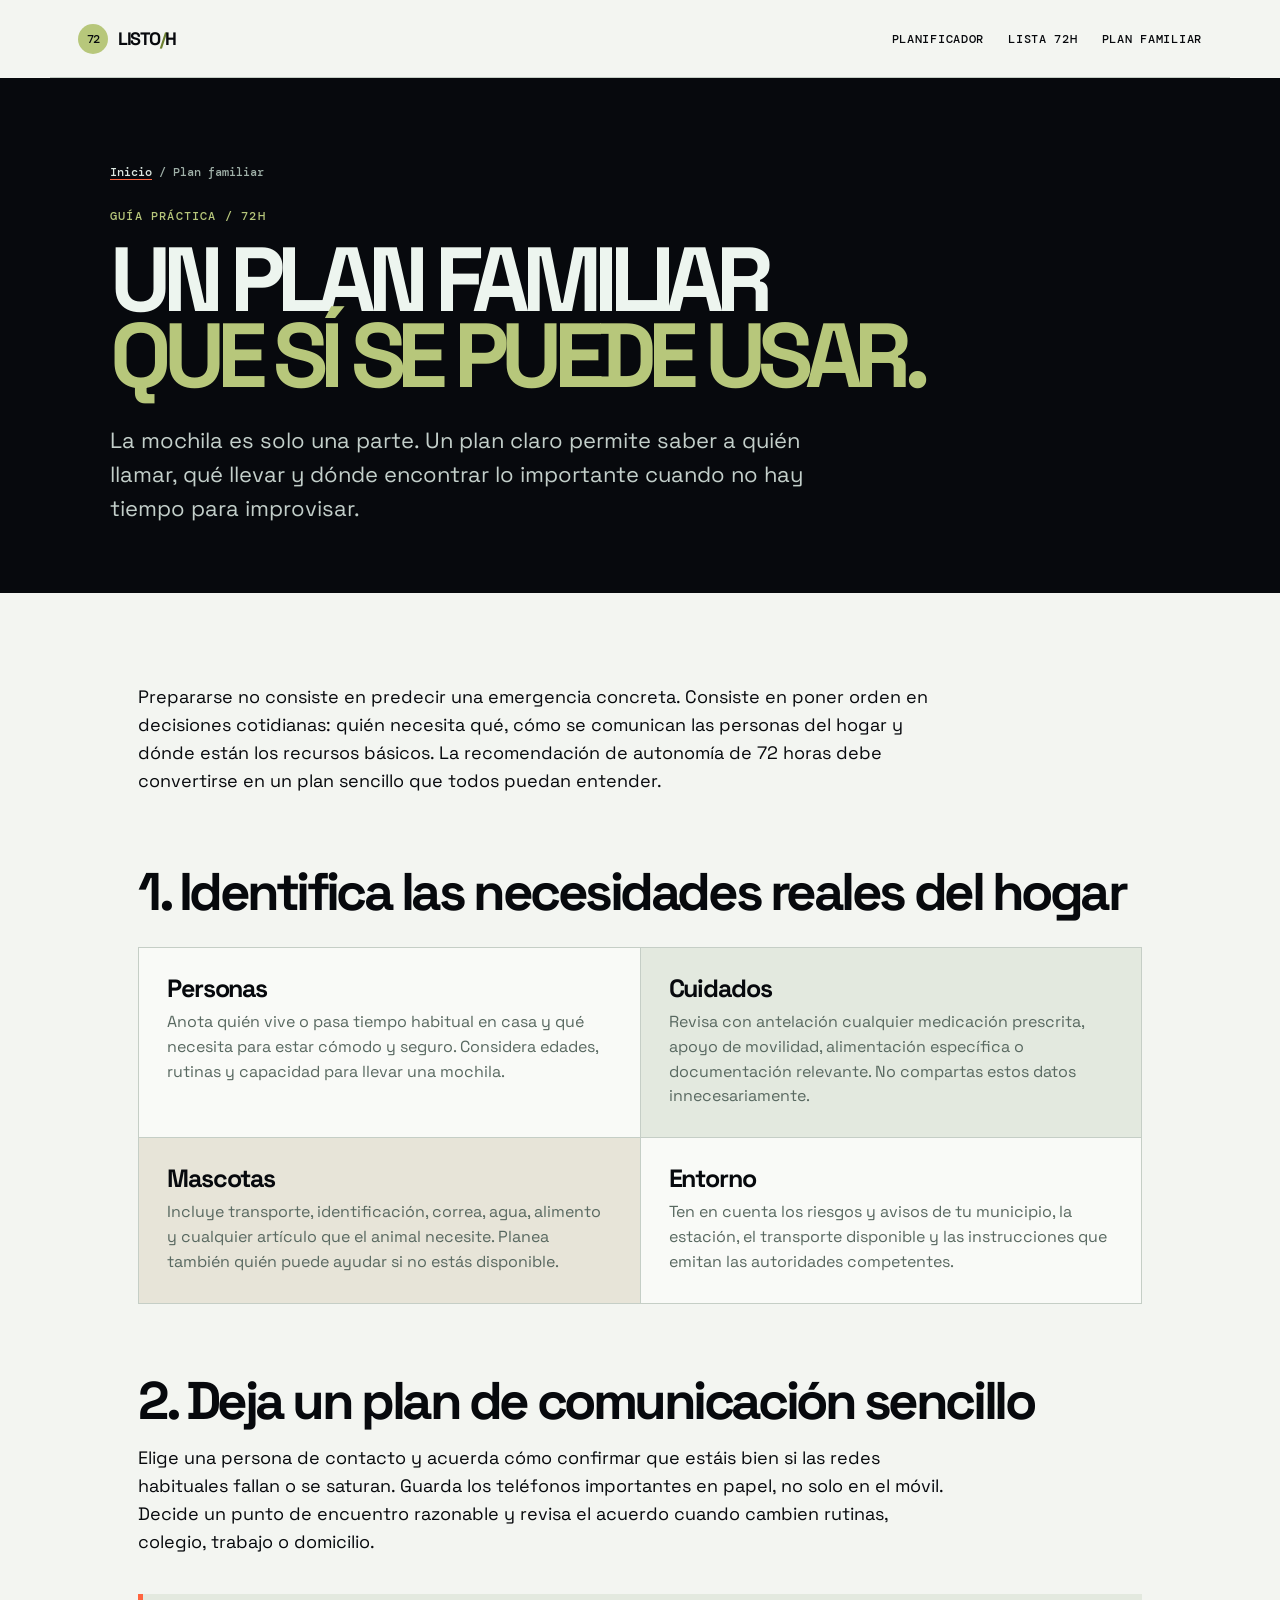
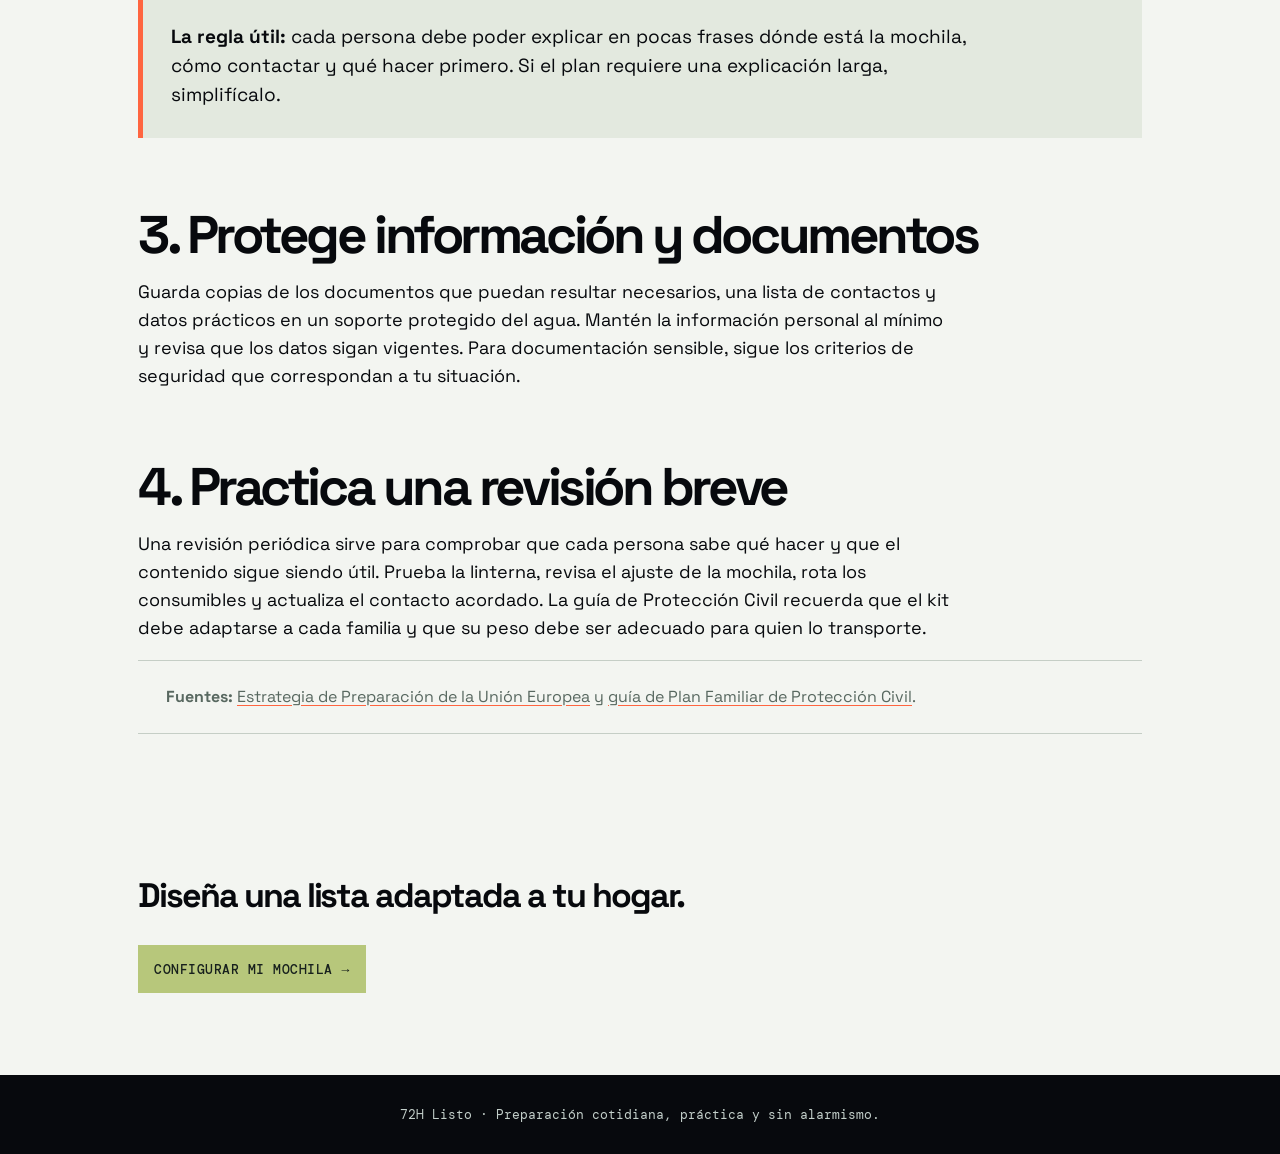
<file: plan-familiar-emergencia-72-horas.html>
<!doctype html>
<html lang="es">
  <head>
    <meta charset="UTF-8" />
    <meta name="viewport" content="width=device-width, initial-scale=1.0" />
    <meta name="description" content="Cómo crear un plan familiar de emergencia para 72 horas: contactos, documentos, necesidades del hogar, comunicación y revisión del kit." />
    <meta name="robots" content="index,follow,max-image-preview:large,max-snippet:-1" />
    <link rel="canonical" href="https://preparatumochila.com/plan-familiar-emergencia-72-horas.html" />
    <link rel="stylesheet" href="assets/fonts.css?v=1" />
    <link rel="stylesheet" href="assets/guides.css?v=1" />
    <title>Plan familiar de emergencia para 72 horas | 72H Listo</title>
    <script type="application/ld+json">
      {"@context":"https://schema.org","@type":"Article","headline":"Plan familiar de emergencia para 72 horas","description":"Guía práctica para organizar contactos, documentos, necesidades del hogar y revisión de un plan familiar de emergencia.","inLanguage":"es-ES","mainEntityOfPage":"https://preparatumochila.com/plan-familiar-emergencia-72-horas.html","publisher":{"@type":"Organization","name":"72H Listo","url":"https://preparatumochila.com/"},"about":["plan familiar de emergencia","autonomía de 72 horas","preparación familiar"]}
    </script>
  </head>
  <body>
    <header class="site-header"><a class="brand" href="/"><span class="brand-mark">72</span><span>LISTO<span class="brand-slash">/</span>H</span></a><nav aria-label="Navegación"><a href="/">Planificador</a><a href="/lista-mochila-emergencia-72-horas.html">Lista 72H</a><a href="/plan-familiar-emergencia-72-horas.html">Plan familiar</a></nav></header>
    <main>
      <section class="hero"><div class="hero-inner"><p class="breadcrumbs"><a href="/">Inicio</a> / Plan familiar</p><p class="eyebrow">Guía práctica / 72H</p><h1>UN PLAN FAMILIAR<br /><em>QUE SÍ SE PUEDE USAR.</em></h1><p class="lede">La mochila es solo una parte. Un plan claro permite saber a quién llamar, qué llevar y dónde encontrar lo importante cuando no hay tiempo para improvisar.</p></div></section>
      <article class="article">
        <p>Prepararse no consiste en predecir una emergencia concreta. Consiste en poner orden en decisiones cotidianas: quién necesita qué, cómo se comunican las personas del hogar y dónde están los recursos básicos. La recomendación de autonomía de 72 horas debe convertirse en un plan sencillo que todos puedan entender.</p>
        <h2>1. Identifica las necesidades reales del hogar</h2>
        <div class="quick-list">
          <article><h3>Personas</h3><p>Anota quién vive o pasa tiempo habitual en casa y qué necesita para estar cómodo y seguro. Considera edades, rutinas y capacidad para llevar una mochila.</p></article>
          <article><h3>Cuidados</h3><p>Revisa con antelación cualquier medicación prescrita, apoyo de movilidad, alimentación específica o documentación relevante. No compartas estos datos innecesariamente.</p></article>
          <article><h3>Mascotas</h3><p>Incluye transporte, identificación, correa, agua, alimento y cualquier artículo que el animal necesite. Planea también quién puede ayudar si no estás disponible.</p></article>
          <article><h3>Entorno</h3><p>Ten en cuenta los riesgos y avisos de tu municipio, la estación, el transporte disponible y las instrucciones que emitan las autoridades competentes.</p></article>
        </div>
        <h2>2. Deja un plan de comunicación sencillo</h2>
        <p>Elige una persona de contacto y acuerda cómo confirmar que estáis bien si las redes habituales fallan o se saturan. Guarda los teléfonos importantes en papel, no solo en el móvil. Decide un punto de encuentro razonable y revisa el acuerdo cuando cambien rutinas, colegio, trabajo o domicilio.</p>
        <div class="callout"><p><strong>La regla útil:</strong> cada persona debe poder explicar en pocas frases dónde está la mochila, cómo contactar y qué hacer primero. Si el plan requiere una explicación larga, simplifícalo.</p></div>
        <h2>3. Protege información y documentos</h2>
        <p>Guarda copias de los documentos que puedan resultar necesarios, una lista de contactos y datos prácticos en un soporte protegido del agua. Mantén la información personal al mínimo y revisa que los datos sigan vigentes. Para documentación sensible, sigue los criterios de seguridad que correspondan a tu situación.</p>
        <h2>4. Practica una revisión breve</h2>
        <p>Una revisión periódica sirve para comprobar que cada persona sabe qué hacer y que el contenido sigue siendo útil. Prueba la linterna, revisa el ajuste de la mochila, rota los consumibles y actualiza el contacto acordado. La guía de Protección Civil recuerda que el kit debe adaptarse a cada familia y que su peso debe ser adecuado para quien lo transporte.</p>
        <div class="source-list"><p><strong>Fuentes:</strong> <a href="https://commission.europa.eu/topics/preparedness_en" target="_blank" rel="noopener noreferrer">Estrategia de Preparación de la Unión Europea</a> y <a href="https://ficheros.proteccioncivil.es/unidadesFormativas/01_Manal_Plan_Familia_Preparada.pdf" target="_blank" rel="noopener noreferrer">guía de Plan Familiar de Protección Civil</a>.</p></div>
      </article>
      <aside class="related"><h2>Diseña una lista adaptada a tu hogar.</h2><a href="/#plan">CONFIGURAR MI MOCHILA →</a></aside>
    </main>
    <footer class="site-footer">72H Listo · Preparación cotidiana, práctica y sin alarmismo.</footer>
  </body>
</html>
</file>
<file: assets/fonts.css>
@font-face {
  font-family: "DM Mono";
  font-style: normal;
  font-weight: 400;
  font-display: swap;
  src: url("fonts/dm-mono-400-latin-ext.woff2") format("woff2");
  unicode-range: U+0100-02BA, U+02BD-02C5, U+02C7-02CC, U+02CE-02D7, U+02DD-02FF, U+0304, U+0308, U+0329, U+1D00-1DBF, U+1E00-1E9F, U+1EF2-1EFF, U+2020, U+20A0-20AB, U+20AD-20C4, U+2113, U+2C60-2C7F, U+A720-A7FF;
}

@font-face {
  font-family: "DM Mono";
  font-style: normal;
  font-weight: 400;
  font-display: swap;
  src: url("fonts/dm-mono-400-latin.woff2") format("woff2");
  unicode-range: U+0000-00FF, U+0131, U+0152-0153, U+02BB-02BC, U+02C6, U+02DA, U+02DC, U+0304, U+0308, U+0329, U+2000-206F, U+20AC, U+2122, U+2191, U+2193, U+2212, U+2215, U+FEFF, U+FFFD;
}

@font-face {
  font-family: "DM Mono";
  font-style: normal;
  font-weight: 500;
  font-display: swap;
  src: url("fonts/dm-mono-500-latin-ext.woff2") format("woff2");
  unicode-range: U+0100-02BA, U+02BD-02C5, U+02C7-02CC, U+02CE-02D7, U+02DD-02FF, U+0304, U+0308, U+0329, U+1D00-1DBF, U+1E00-1E9F, U+1EF2-1EFF, U+2020, U+20A0-20AB, U+20AD-20C4, U+2113, U+2C60-2C7F, U+A720-A7FF;
}

@font-face {
  font-family: "DM Mono";
  font-style: normal;
  font-weight: 500;
  font-display: swap;
  src: url("fonts/dm-mono-500-latin.woff2") format("woff2");
  unicode-range: U+0000-00FF, U+0131, U+0152-0153, U+02BB-02BC, U+02C6, U+02DA, U+02DC, U+0304, U+0308, U+0329, U+2000-206F, U+20AC, U+2122, U+2191, U+2193, U+2212, U+2215, U+FEFF, U+FFFD;
}

@font-face {
  font-family: "Space Grotesk";
  font-style: normal;
  font-weight: 400 700;
  font-display: swap;
  src: url("fonts/space-grotesk-latin-ext.woff2") format("woff2");
  unicode-range: U+0100-02BA, U+02BD-02C5, U+02C7-02CC, U+02CE-02D7, U+02DD-02FF, U+0304, U+0308, U+0329, U+1D00-1DBF, U+1E00-1E9F, U+1EF2-1EFF, U+2020, U+20A0-20AB, U+20AD-20C4, U+2113, U+2C60-2C7F, U+A720-A7FF;
}

@font-face {
  font-family: "Space Grotesk";
  font-style: normal;
  font-weight: 400 700;
  font-display: swap;
  src: url("fonts/space-grotesk-latin.woff2") format("woff2");
  unicode-range: U+0000-00FF, U+0131, U+0152-0153, U+02BB-02BC, U+02C6, U+02DA, U+02DC, U+0304, U+0308, U+0329, U+2000-206F, U+20AC, U+2122, U+2191, U+2193, U+2212, U+2215, U+FEFF, U+FFFD;
}
</file>
<file: assets/styles.css>
:root{--ink:#07090d;--ink-2:#0f151b;--paper:#f3f5f1;--line:#2b3438;--lime:#d8ff44;--orange:#ff6540;--muted:#9ba8a5;--mono:"DM Mono",monospace;--sans:"Space Grotesk",Arial,sans-serif}*{box-sizing:border-box}html{scroll-behavior:smooth}body{margin:0;background:var(--paper);color:var(--ink);font-family:var(--sans);line-height:1.45}a{color:inherit;text-decoration:none}button,input{font:inherit}button{cursor:pointer}.skip-link{position:absolute;z-index:50;left:-999px;background:var(--lime);padding:10px}.skip-link:focus{left:12px;top:12px}.hero{min-height:820px;position:relative;overflow:hidden;background:var(--ink);color:#edf2ef;isolation:isolate}.site-header{height:80px;position:relative;z-index:5;display:flex;align-items:center;justify-content:space-between;max-width:1410px;margin:auto;padding:0 48px;border-bottom:1px solid rgba(214,231,223,.15)}.brand{display:flex;align-items:center;gap:10px;font-weight:700;font-size:17.6px;letter-spacing:-.07em}.brand-mark{display:grid;place-items:center;width:30px;height:30px;border-radius:50%;background:var(--lime);color:var(--ink);font:500 12.1px var(--mono);letter-spacing:-1px}.brand-slash{color:var(--lime)}nav{display:flex;gap:31px;font:500 12.1px var(--mono);letter-spacing:.05em;text-transform:uppercase;color:#b8c5c0}nav a{transition:color .2s}nav a:hover{color:var(--lime)}.header-cta{display:flex;align-items:center;gap:8px;padding:8px 11px;border:1px solid rgba(216,255,68,.4);color:var(--lime);font:500 11px var(--mono);letter-spacing:.08em;text-transform:uppercase}.pulse,.live-dot{width:7px;height:7px;border-radius:50%;background:var(--lime);box-shadow:0 0 0 5px rgba(216,255,68,.1)}.hero-grid{position:absolute;z-index:-1;inset:0;background:linear-gradient(rgba(142,169,161,.07) 1px,transparent 1px),linear-gradient(90deg,rgba(142,169,161,.07) 1px,transparent 1px);background-size:52px 52px;mask-image:linear-gradient(to bottom,black,transparent 88%)}.orbit{position:absolute;z-index:-1;border:1px solid rgba(216,255,68,.16);border-radius:50%;left:58%;top:49%;transform:translate(-50%,-50%) rotate(-22deg)}.orbit-one{width:900px;height:340px}.orbit-two{width:650px;height:790px;border-color:rgba(255,101,64,.18);transform:translate(-50%,-50%) rotate(27deg)}.hero-content{position:relative;z-index:2;max-width:1410px;margin:0 auto;padding:145px 48px 100px}.hero-intro,.section-label{display:flex;align-items:center;gap:9px;font:500 11px var(--mono);letter-spacing:.12em;text-transform:uppercase}.hero-intro{color:#a7b5b0}.intro-code{margin-left:18px;color:#53635e}.hero h1{max-width:860px;margin:31px 0 25px;font-size:clamp(61.6px,9.02vw,141px);font-weight:700;letter-spacing:-.103em;line-height:.78}.hero h1 span,.hero h1 strong{display:block}.hero h1 strong{color:var(--lime);font-weight:600}.hero h1 strong span{display:inline;color:var(--orange)}.hero-text{width:360px;margin:0 0 28px;color:#a9b7b2;font-size:17.6px}.hero-actions,.result-actions{display:flex;align-items:center;gap:22px}.button{border:0;display:inline-flex;align-items:center;justify-content:center;gap:26px;padding:16px 18px;font:500 12.1px var(--mono);letter-spacing:.06em;transition:transform .18s,background .18s}.button:hover{transform:translateY(-3px)}.button-primary{background:var(--lime);color:#10150e}.button-primary span{font-size:19.8px}.ghost-link{font:500 13.3px var(--mono);letter-spacing:.08em;color:#d7e1dc}.ghost-link span{margin-left:5px;color:var(--lime);font-size:18.7px}.hero-data{position:absolute;z-index:2;left:max(48px,calc((100vw - 1314px)/2));bottom:42px;display:flex;gap:45px}.hero-data div{min-width:75px}.hero-data span{display:block;margin-bottom:3px;color:#6f817b;font:500 8.8px var(--mono);letter-spacing:.12em}.hero-data strong{font-size:25.3px;letter-spacing:-.06em}.hero-data strong span{display:inline;color:#aebdb8;font-size:11px}.hero-data .lime{color:var(--lime);font:500 12.1px var(--mono);letter-spacing:.1em}.pack-object{position:absolute;z-index:1;width:430px;height:560px;right:max(4%,calc((100vw - 1320px)/2));bottom:45px}.pack-aura{position:absolute;width:420px;height:420px;left:8px;top:42px;border-radius:50%;background:radial-gradient(circle,rgba(216,255,68,.28),rgba(216,255,68,.06) 44%,transparent 68%);filter:blur(8px)}.pack-shadow{position:absolute;width:245px;height:45px;bottom:35px;left:90px;border-radius:50%;background:#000;filter:blur(20px);opacity:.75}.neo-pack{position:absolute;left:108px;bottom:58px;width:218px;height:365px;filter:drop-shadow(20px 31px 24px rgba(0,0,0,.4))}.neo-handle{width:95px;height:67px;margin:auto;border:16px solid #ff7854;border-bottom:0;border-radius:55px 55px 0 0}.neo-top{height:38px;margin-top:-2px;background:#e95336;clip-path:polygon(8% 100%,16% 13%,84% 13%,92% 100%)}.neo-body{position:relative;height:275px;background:linear-gradient(100deg,#d8452d 0 21%,#f46643 21% 80%,#c53226 80%);border-radius:26px 26px 31px 31px;overflow:hidden}.neo-body:before{content:"";position:absolute;left:0;right:0;top:34px;height:12px;background:#ffc669}.neo-label{position:absolute;top:70px;left:29px;color:#17130f;font:600 66px/.67 var(--sans);letter-spacing:-.11em}.neo-label i{font:500 11px var(--mono);letter-spacing:.12em}.neo-pocket{position:absolute;width:134px;height:70px;left:42px;bottom:25px;border:3px solid #211411;border-radius:8px 8px 22px 22px}.neo-strap{position:absolute;width:22px;height:210px;top:63px;border:4px solid #211411;border-bottom:0;border-radius:15px 15px 0 0}.neo-strap.left{left:-13px}.neo-strap.right{right:-13px}.pack-marker{position:absolute;padding:7px 9px;border:1px solid rgba(216,255,68,.45);background:rgba(8,10,13,.7);color:var(--lime);font:500 9.9px var(--mono);letter-spacing:.06em}.marker-a{left:0;top:124px}.marker-b{right:0;bottom:147px;color:#ffa28e;border-color:rgba(255,101,64,.55)}.scroll-cue{position:absolute;bottom:32px;right:48px;display:flex;align-items:center;gap:10px;color:#789087;font:500 8.8px var(--mono);letter-spacing:.1em}.scroll-cue i{display:block;width:42px;height:1px;background:var(--lime)}.signal-strip{display:flex;justify-content:center;align-items:center;gap:28px;min-height:49px;padding:10px;background:var(--lime);color:#10150e;font:500 11px var(--mono);letter-spacing:.08em;text-align:center}.signal-strip p{margin:0}.signal-strip span{font-size:13.2px}.section{max-width:1.45e+03px;margin:auto;padding:135px 0}.planner{display:grid;grid-template-columns:.85fr 1.15fr;column-gap:90px;row-gap:45px}.section-label{color:#67756f}.section-label p{margin:0;color:var(--orange);font:500 11px var(--mono);letter-spacing:.07em;text-transform:none}.planner-heading{grid-column:1;align-self:start}.planner h2,.result h2,.essential-heading h2,.guide h2{margin:20px 0 0;font-size:clamp(46.2px,5.5vw,82.5px);line-height:.84;letter-spacing:-.09em}.planner h2 em,.result h2 em,.essential-heading h2 em,.guide h2 em{font-style:normal;color:var(--orange)}.planner-heading>p{max-width:335px;margin:27px 0 0;color:#68766f;font-size:15.4px}.planner-card{grid-column:2;grid-row:1 / span 2;padding:28px;background:#e2e8e3;border:1px solid #c2ccc4;box-shadow:12px 12px 0 #c8d1ca}.card-top{display:flex;justify-content:space-between;padding-bottom:18px;border-bottom:1px solid #bbc6be;color:#54655e;font:500 9.9px var(--mono);letter-spacing:.09em}.field-row{display:grid;grid-template-columns:1fr 1fr;gap:14px;margin:25px 0}.field-row label{font:500 11px var(--mono);letter-spacing:.08em}.stepper{height:55px;margin-top:8px;display:grid;grid-template-columns:45px 1fr 45px;align-items:center;background:#f9faf7;border:1px solid #c3ccc5}.stepper button{height:100%;border:0;background:transparent;font-size:20.9px}.stepper input{width:100%;border:0;background:transparent;text-align:center;outline:0;font-size:19.8px;font-weight:600;-moz-appearance:textfield}.stepper input::-webkit-outer-spin-button,.stepper input::-webkit-inner-spin-button{appearance:none;margin:0}.toggle-row{display:flex;gap:26px;padding:15px 0 24px;border-top:1px solid #c6d0c8}.checkbox-row{display:flex;gap:8px;align-items:center;color:#43534d;font:500 9.9px var(--mono);letter-spacing:.05em;cursor:pointer}.checkbox-row input{position:absolute;opacity:0}.custom-checkbox{width:15px;height:15px;border:1px solid #7a8b82;background:#f9faf7}.checkbox-row input:checked+.custom-checkbox{background:var(--lime);border-color:var(--ink);box-shadow:inset 0 0 0 4px var(--lime)}.checkbox-row input:checked+.custom-checkbox:after{content:"×";display:block;margin-top:-5px;text-align:center;color:var(--ink);font-size:19.8px}.button-wide{width:100%}.result{padding-top:0}.result-heading{padding:60.5px 0;border-top:1px solid #b8c3bb}.result-heading>p:not(.section-label){max-width:480px;color:#68766f}.checklist{display:grid;grid-template-columns:repeat(3,1fr);gap:1px;background:#b9c5bc;border:1px solid #b9c5bc}.checklist-item{display:flex;gap:14px;min-height:155px;padding:21px;background:#f8faf6}.checklist-item input{appearance:none;width:19px;height:19px;flex:none;margin:2px 0 0;border:1px solid #9bac9f;cursor:pointer}.checklist-item input:checked{background:var(--lime);border-color:var(--ink)}.checklist-item input:checked:after{content:"×";display:block;margin-top:-6px;text-align:center;font-size:22px}.checklist-item h3{margin:0 0 6.6px;font-size:14.3px;letter-spacing:-.03em}.checklist-item p{margin:0;color:#718078;font-size:13.2px}.result-actions{margin-top:29.7px}.button-secondary{border:1.1px solid #17201d;background:transparent;color:#17201d}.essentials{border-top:1px solid #c5cec6}.essential-heading{display:flex;justify-content:space-between;align-items:end;gap:70px}.essential-heading>p{max-width:340px;margin:0 0 4px;color:#66756d;font-size:15.4px}.category-tabs{display:flex;gap:4px;margin-top:70px;padding-bottom:11px;border-bottom:1px solid #bfc9c1;overflow:auto}.category-tabs button{display:flex;align-items:center;gap:8px;padding:12px;border:0;background:transparent;color:#728079;font:500 12.1px var(--mono);white-space:nowrap}.category-tabs button span{font-size:9.9px}.category-tabs button.active{background:var(--ink);color:var(--lime)}.product-grid{display:grid;grid-template-columns:repeat(3,1fr);gap:1px;margin-top:1px;background:#1e2925}.product-card{min-height:350px;display:flex;flex-direction:column;padding:26px;background:#e1e9e1}.product-card:nth-child(2){background:#d5e1db}.product-card:nth-child(3){background:#e6e1d1}.product-icon{display:grid;place-items:center;width:46px;height:46px;background:#111a17;color:var(--lime);font:500 12.1px var(--mono)}.product-card h3{margin:72.6px 0 8.8px;font-size:30.8px;line-height:.9;letter-spacing:-.07em}.product-card p{max-width:270px;margin:0;color:#64746c;font-size:14.3px}.product-meta{display:flex;justify-content:space-between;align-items:center;margin-top:auto;padding-top:26px}.product-meta span,.affiliate-tag{font:500 9.9px var(--mono);letter-spacing:.06em;text-transform:uppercase}.product-link{font:600 12.1px var(--mono);text-decoration:underline;text-underline-offset:5px}.affiliate-tag{color:#74847b;margin:11px 0 0}.affiliate-note{margin:17px 0 0;color:#74817a;font:500 9.9px var(--mono);letter-spacing:.04em}.guide{position:relative;display:grid;grid-template-columns:.45fr .85fr .7fr;gap:30px;min-height:510px;padding:72px 54px;overflow:hidden;background:var(--ink);color:#edf5ef}.guide:before{content:"";position:absolute;inset:0;background:linear-gradient(90deg,transparent 49.9%,rgba(216,255,68,.13) 50%,transparent 50.1%),linear-gradient(rgba(216,255,68,.08) 1px,transparent 1px);background-size:auto,37px 37px;opacity:.65}.guide>*{position:relative;z-index:1}.guide-number{align-self:end;color:rgba(216,255,68,.12);font-size:341px;font-weight:700;letter-spacing:-.16em;line-height:.7}.guide .section-label{color:#95a79e}.guide h2{font-size:clamp(40.7px,4.4vw,69.3px);color:white}.guide h2 em{color:var(--lime)}.guide-copy{align-self:end;max-width:300px}.guide-copy p{color:#a7b5ae;font-size:15.4px}.button-lime{margin-top:24.2px;background:var(--lime);color:#10150e}.transparency{display:grid;grid-template-columns:1fr 2fr 1fr;gap:30px;align-items:center;max-width:1314px;margin:auto;padding:42px 0;color:#53635b;font:500 11px var(--mono);letter-spacing:.055em}.transparency p{margin:0;color:#26342e;font:500 15.4px var(--sans);letter-spacing:-.02em}.transparency a{text-align:right;text-decoration:underline;text-underline-offset:4px}.site-footer{display:grid;grid-template-columns:1fr 1fr 1fr;align-items:center;padding:31px max(32px,calc((100vw - 1314px)/2));background:var(--ink);color:#edf2ef}.site-footer p{margin:0;justify-self:center;color:#74837d;font:500 9.9px var(--mono);letter-spacing:.1em}.site-footer div{display:flex;justify-content:end;gap:18px;font:500 9.9px var(--mono);color:#a4b2ac}.site-footer a:hover{color:var(--lime)}@media(max-width:850px){.site-header{padding:0 22px}.site-header nav{display:none}.hero{min-height:790px}.hero-content{padding:110px 24px}.hero h1{font-size:clamp(58.3px,15.4vw,93.5px)}.hero-text{width:min(100%,385px)}.pack-object{right:-80.3px;bottom:67px;transform:scale(.73);transform-origin:bottom right}.hero-data{left:24px;bottom:22px;gap:25px}.scroll-cue{display:none}.signal-strip{gap:12px;font-size:8.8px}.signal-strip p:nth-of-type(2){display:none}.section{padding:94.6px 26.4px}.planner{display:block}.planner-card{margin-top:46.2px;box-shadow:7px 7px 0 #c8d1ca}.toggle-row{display:block}.checkbox-row+.checkbox-row{margin-top:13px}.result-heading{padding-top:32px}.checklist,.product-grid{grid-template-columns:1fr}.essential-heading{display:block}.essential-heading>p{margin-top:25px}.category-tabs{margin-top:39px}.guide{display:block;padding:50px 25px}.guide-number{position:absolute;right:-15px;bottom:20px;font-size:220px}.guide-copy{margin-top:38.5px}.transparency{grid-template-columns:1fr;padding:34px 24px}.transparency a{text-align:left}.site-footer{grid-template-columns:1fr;padding:26px 24px;gap:17px}.site-footer p,.site-footer div{justify-self:start}.site-footer div{justify-content:start}.orbit-one{width:650px}.orbit-two{width:440px;height:670px}}@media print{.hero,.signal-strip,.planner,.essentials,.guide,.transparency,.site-footer,.result-actions{display:none!important}.result{display:block!important;padding:20px}.checklist{grid-template-columns:1fr 1fr}}
</file>
<file: assets/readability.css>
/* Ajustes de lectura: la información secundaria conserva jerarquía sin ser diminuta. */
nav,
.header-cta,
.hero-intro,
.section-label,
.button,
.ghost-link,
.field-row label,
.card-top,
.checkbox-row,
.category-tabs button,
.product-link {
  font-size: 15.4px;
}

.hero-data span,
.hero-data strong span,
.scroll-cue,
.product-meta span,
.site-footer p,
.site-footer div,
.transparency > span {
  font-size: 13.2px;
}

.hero-note,
.planner-heading > p,
.essential-heading > p,
.guide-copy p,
.transparency p {
  font-size: 18.7px;
}

.product-card p,
.checklist-item p {
  font-size: 17.6px;
}

@media (max-width: 850px) {
  .signal-strip { font-size: 13.2px; }
  .hero-intro, .section-label, .header-cta { font-size: 14.3px; }
}
</file>
<file: assets/blog.css>
.blog { border-top: 1px solid #c5cec6; }
.blog-heading { display: grid; grid-template-columns: 1fr 1.3fr .75fr; gap: 35px; align-items: end; }
.blog-heading h2 { margin: 20px 0 0; font-size: clamp(46.2px, 5.5vw, 82.5px); line-height: .84; letter-spacing: -.09em; text-align: right; }
.blog-heading h2 em { font-style: normal; color: var(--orange); }
.blog-heading > p { margin: 0 0 8px; color: #617068; font-size: 16.5px; }
.blog-grid { display: grid; grid-template-columns: 1.25fr .875fr .875fr; gap: 1px; margin-top: 65px; background: #1f2926; border: 1px solid #1f2926; }
.post { min-height: 350px; display: flex; flex-direction: column; padding: 24px; color: inherit; text-decoration: none; background: #f7f9f5; transition: transform .25s ease, box-shadow .25s ease; }
.post-featured { grid-row: span 2; min-height: 701px; padding: 30px; color: #eff4f0; background: #13201d; }
.post:nth-child(3) { background: #e5e5d7; }
.post:nth-child(4) { background: #d9e4dc; }
.post-top { display: flex; justify-content: space-between; gap: 12px; color: #6c7d74; font: 500 11px var(--mono); letter-spacing: .07em; }
.post-featured .post-top { color: #b7c7be; }
.post-kicker { margin: auto 0 12px; color: var(--lime); font: 500 12.1px var(--mono); letter-spacing: .08em; text-transform: uppercase; }
.post h3 { margin: 44px 0 13px; max-width: 420px; font-size: 30.8px; line-height: .92; letter-spacing: -.065em; }
.post-featured h3 { margin: 0 0 17px; font-size: clamp(39.6px, 3.74vw, 60.5px); }
.post p:not(.post-kicker) { margin: 0; color: #68786f; font-size: 15.4px; }
.post-featured p:not(.post-kicker) { max-width: 430px; color: #b4c3bb; font-size: 16.5px; }
.post-source { margin-top: auto; padding-top: 25px; color: #1a2823; font: 600 12.1px var(--mono); letter-spacing: .06em; text-decoration: underline; text-underline-offset: 5px; }
.post-source span { color: var(--orange); font-size: 16.5px; }.post-featured .post-source { color: var(--lime); }
.post:hover { position: relative; z-index: 1; transform: translateY(-5px); box-shadow: 0 16px 32px rgba(15, 29, 24, .18); }
.blog-source { margin: 17px 0 0; color: #728178; font: 500 11px var(--mono); letter-spacing: .045em; }.blog-source a { color: #26352f; text-decoration: underline; text-underline-offset: 3px; }
@media (max-width: 850px) { .blog-heading { display: block; }.blog-heading > p { margin-top: 25px; }.blog-grid { grid-template-columns: 1fr; gap: 14px; margin-top: 40px; background: transparent; border: 0; }.post-featured { min-height: 510px; }.post { min-height: 300px; }.post h3 { margin-top: 45px; }.blog-source { font-size: 12.1px; line-height: 1.6; } }
</file>
<file: assets/refinement.css>
/* Ajuste de conversión: menos neón, más producto y más aire entre decisiones. */
:root { --lime: #b7c77b; }

.why.section { padding-top: 92px; padding-bottom: 92px; border-bottom: 1px solid #c5cec6; }
.why-heading { display: grid; grid-template-columns: .75fr 2fr; gap: 34px; align-items: start; }
.why-copy { display: grid; gap: 16px; }
.why-copy p { max-width: 880px; margin: 0; color: #5c6b63; font-size: 18.7px; }
.why-reasons { display: grid; grid-template-columns: repeat(3, 1fr); gap: 18px; margin-top: 61px; }
.why-reason { min-height: 276px; padding: 23px 0 0; border-top: 1px solid #9fac9f; }
.why-reason > span { color: var(--orange); font: 500 13.2px var(--mono); letter-spacing: .08em; }
.why-reason h3 { max-width: 310px; margin: 55px 0 13px; font-size: clamp(27.5px, 2.45vw, 39.6px); line-height: .9; letter-spacing: -.07em; }
.why-reason p { max-width: 335px; margin: 0; color: #617169; font-size: 16.5px; }
.why-action { margin-top: 30px; }

.result { padding-top: 118px; padding-bottom: 125px; border-top: 1px solid #c5cec6; }
.result-heading { display: grid; grid-template-columns: .82fr 1.18fr; column-gap: 54px; align-items: end; padding: 0 0 42px; border-top: 0; }
.result-heading .section-label { grid-column: 1; grid-row: 1 / span 2; align-self: start; padding-top: 28px; }
.result-heading h2 { grid-column: 2; margin-top: 0; }.result-heading > p:not(.section-label) { grid-column: 2; margin: 23px 0 0; max-width: 600px; color: #586860; font-size: 18.7px; }
.recommendation-grid { display: grid; grid-template-columns: repeat(2, minmax(0, 1fr)); gap: 16px; }
.recommendation-card { min-height: 365px; display: flex; flex-direction: column; justify-content: space-between; padding: 31px; border: 1px solid #c2ccc4; background: #f8faf6; transition: transform .2s, box-shadow .2s; }
.recommendation-card, .product-card-link { color: inherit; text-decoration: none; cursor: pointer; }
.recommendation-card:hover { transform: translateY(-4px); box-shadow: 8px 8px 0 #d5ded4; }.recommendation-card:nth-child(4n+2) { background: #e3e9df; }.recommendation-card:nth-child(4n+3) { background: #e7e4d8; }.recommendation-card:nth-child(4n) { background: #dce6e0; }
.product-card-link { transition: transform .2s, box-shadow .2s; }.product-card-link:hover { transform: translateY(-4px); box-shadow: 8px 8px 0 #d5ded4; }
.recommendation-card.is-priority { border-top: 4px solid var(--orange); }.recommendation-top { display: flex; justify-content: space-between; align-items: start; color: #64746c; font: 500 13.2px var(--mono); letter-spacing: .06em; }.recommendation-top strong { color: #26342e; font-size: 24.2px; line-height: .8; }
.recommendation-card h3 { max-width: 440px; margin: 55px 0 12px; font-size: clamp(34.1px, 3.3vw, 52.8px); line-height: .88; letter-spacing: -.075em; }.recommendation-card p { max-width: 480px; margin: 0; color: #617169; font-size: 17.6px; }
.buy-link { display: flex; justify-content: space-between; align-items: center; margin-top: 28px; padding-top: 17px; border-top: 1px solid #b8c4ba; color: #1a2823; font: 600 14.3px var(--mono); letter-spacing: .05em; }.buy-link span { color: var(--orange); font-size: 20.9px; }
.result-actions { justify-content: space-between; gap: 35px; margin-top: 28px; padding: 22px 24px; background: #17231f; }.result-disclosure { max-width: 620px; margin: 0; color: #bac7bf; font-size: 15.4px; }.result-actions .button { flex: none; }
.purchase-next { justify-content: flex-end; }
.planner-next-step { margin: 17px 0 0; color: #66776e; font-size: 14.3px; text-align: center; }
.kit-empty { min-height: 320px; display: grid; grid-template-columns: 1fr auto; align-items: center; gap: 35px; padding: 34px; border: 1px solid #c2ccc4; background: #e4eae3; }.kit-empty p { margin: 0 0 11px; color: #64746c; font: 500 13.2px var(--mono); letter-spacing: .07em; }.kit-empty h3 { max-width: 530px; margin: 0; font-size: clamp(30px, 3.3vw, 50px); line-height: .9; letter-spacing: -.075em; }.kit-empty .button { white-space: nowrap; }
@media (max-width: 850px) { .kit-empty { grid-template-columns: 1fr; gap: 25px; padding: 26px; }.kit-empty .button { width: 100%; } }

.essentials { max-width: 1430px; padding-top: 135px; padding-bottom: 145px; }.essential-heading > p { max-width: 420px; font-size: 18.7px; }.category-tabs { gap: 9px; margin-top: 62px; padding-bottom: 17px; }.category-tabs button { padding: 15px 17px; font-size: 14.3px; }.product-grid { grid-template-columns: repeat(2, minmax(0, 1fr)); gap: 16px; margin-top: 25px; background: transparent; }.product-card { min-height: 430px; padding: 34px; border: 1px solid #bdc8bf; }.product-card h3 { max-width: 420px; margin: 92px 0 14px; font-size: 47.3px; }.product-card p { max-width: 420px; font-size: 17.6px; }.product-meta { padding-top: 35px; }.product-meta span { font-size: 12.1px; }.product-link { font-size: 14.3px; }

@media (max-width: 850px) { .why.section { padding-top: 70px; padding-bottom: 70px; }.why-heading { display: block; }.why-copy { margin-top: 25px; }.why-copy p { font-size: 17.6px; }.why-reasons { grid-template-columns: 1fr; gap: 30px; margin-top: 48px; }.why-reason { min-height: 0; padding-top: 20px; }.why-reason h3 { margin-top: 38px; font-size: 35.2px; }.why-action { width: 100%; margin-top: 38px; }.result { padding-top: 82px; padding-bottom: 82px; }.result-heading { display: block; padding-bottom: 30px; }.result-heading .section-label { padding-top: 0; }.result-heading h2 { margin-top: 20px; }.result-heading > p:not(.section-label) { font-size: 17.6px; }.recommendation-grid, .product-grid { grid-template-columns: 1fr; }.recommendation-card { min-height: 335px; padding: 25px; }.recommendation-card h3 { margin-top: 43px; font-size: 39.6px; }.result-actions { display: block; padding: 22px; }.result-actions .button { width: 100%; margin-top: 22px; }.essentials { padding-top: 85px; padding-bottom: 90px; }.product-card { min-height: 370px; padding: 25px; }.product-card h3 { margin-top: 70px; font-size: 39.6px; } }

/* Contenido de referencia legible por personas y motores de búsqueda. */
.faq { max-width: 1430px; padding-top: 125px; padding-bottom: 125px; border-top: 1px solid #c5cec6; }
.faq-heading { display: grid; grid-template-columns: .82fr 1.18fr; column-gap: 54px; align-items: end; padding-bottom: 44px; }
.faq-heading .section-label { grid-column: 1; grid-row: 1 / span 2; align-self: start; padding-top: 28px; }
.faq h2 { grid-column: 2; margin: 0; font-size: clamp(46.2px, 5.5vw, 82.5px); line-height: .84; letter-spacing: -.09em; }
.faq h2 em { color: var(--orange); font-style: normal; }
.faq-heading > p { grid-column: 2; max-width: 620px; margin: 23px 0 0; color: #586860; font-size: 18.7px; }
.faq-list { display: grid; grid-template-columns: repeat(2, minmax(0, 1fr)); gap: 16px; }
.faq-item { min-height: 230px; padding: 30px; border: 1px solid #c2ccc4; background: #f8faf6; }
.faq-item:nth-child(4n + 2) { background: #e3e9df; }
.faq-item:nth-child(4n + 3) { background: #e7e4d8; }
.faq-item:nth-child(4n) { background: #dce6e0; }
.faq-item h3 { max-width: 500px; margin: 0 0 26px; font-size: clamp(25px, 2.3vw, 35px); line-height: .95; letter-spacing: -.06em; }
.faq-item p { max-width: 550px; margin: 0; color: #53635b; font-size: 17.6px; }
.faq-item a { color: #26342e; font-weight: 600; text-decoration: underline; text-decoration-color: var(--orange); text-underline-offset: 3px; }

@media (max-width: 850px) { .faq { padding-top: 85px; padding-bottom: 85px; }.faq-heading { display: block; padding-bottom: 30px; }.faq-heading .section-label { padding-top: 0; }.faq h2 { margin-top: 20px; }.faq-heading > p { font-size: 17.6px; }.faq-list { grid-template-columns: 1fr; }.faq-item { min-height: 0; padding: 25px; }.faq-item h3 { font-size: 29px; } }

.guides-index { max-width: 1430px; padding-top: 125px; padding-bottom: 125px; border-top: 1px solid #c5cec6; }
.guides-index-heading { display: grid; grid-template-columns: .82fr 1.18fr; column-gap: 54px; align-items: end; padding-bottom: 44px; }.guides-index-heading .section-label { grid-column: 1; grid-row: 1 / span 2; align-self: start; padding-top: 28px; }.guides-index h2 { grid-column: 2; margin: 0; font-size: clamp(46.2px, 5.5vw, 82.5px); line-height: .84; letter-spacing: -.09em; }.guides-index h2 em { color: var(--orange); font-style: normal; }.guides-index-heading > p { grid-column: 2; max-width: 620px; margin: 23px 0 0; color: #586860; font-size: 18.7px; }
.guides-index-grid { display: grid; grid-template-columns: repeat(2, minmax(0, 1fr)); gap: 16px; }.guides-index-grid article { display: flex; flex-direction: column; min-height: 350px; padding: 31px; border: 1px solid #c2ccc4; background: #e3e9df; }.guides-index-grid article:nth-child(2) { background: #e7e4d8; }.guide-card-number { margin: 0; color: #657548; font: 500 13.2px var(--mono); letter-spacing: .08em; }.guides-index-grid h3 { max-width: 500px; margin: 58px 0 13px; font-size: clamp(32px, 3.1vw, 49px); line-height: .88; letter-spacing: -.075em; }.guides-index-grid article > p:not(.guide-card-number) { max-width: 490px; margin: 0; color: #586860; font-size: 17.6px; }.guides-index-grid a { margin-top: auto; padding-top: 30px; color: #17201d; font: 600 14.3px var(--mono); letter-spacing: .05em; text-decoration: underline; text-underline-offset: 5px; }
@media (max-width: 850px) { .guides-index { padding-top: 85px; padding-bottom: 85px; }.guides-index-heading { display: block; padding-bottom: 30px; }.guides-index-heading .section-label { padding-top: 0; }.guides-index h2 { margin-top: 20px; }.guides-index-heading > p { font-size: 17.6px; }.guides-index-grid { grid-template-columns: 1fr; }.guides-index-grid article { min-height: 310px; padding: 25px; }.guides-index-grid h3 { margin-top: 44px; font-size: 38px; } }
</file>
<file: assets/emphasis.css>
.signal-strip {
  min-height: 108px;
  gap: clamp(18px, 3.5vw, 62px);
  padding: 22px 32px;
  font-size: clamp(17.6px, 1.87vw, 27.5px);
  font-weight: 500;
  letter-spacing: -.035em;
}

.signal-strip span { font-size: 23.1px; }

.hero-actions .button-primary {
  padding: 22px 28px;
  font-size: 19.8px;
  letter-spacing: .035em;
}

.hero-actions .button-primary span { font-size: 27.5px; }

.site-footer { grid-template-columns: 1fr 2fr 1fr; }
.site-footer .affiliate-disclosure { max-width: 520px; color: #b7c2bd; font-size: 12px; line-height: 1.45; }
.site-footer .affiliate-disclosure span { color: var(--lime); }

.category-tabs { gap: 12px; }
.category-tabs button { padding: 23px 27px; font-size: 28px; transition: transform .2s, box-shadow .2s; }
.category-tabs button span { font-size: 18px; }
.category-tabs button:hover { transform: translateY(-4px); box-shadow: 6px 6px 0 #d5ded4; }
.category-tabs button.active:hover { box-shadow: 6px 6px 0 #aebd7d; }

.section { padding-top: 88px; padding-bottom: 88px; }
.planner { padding-bottom: 82px; }
.result { padding-top: 92px; padding-bottom: 82px; }
.essentials { padding-top: 92px; padding-bottom: 96px; }
.guide { padding-top: 56px; padding-bottom: 56px; }

@media (max-width: 850px) {
  /* Prevent decorative elements and fixed panels from widening the mobile canvas. */
  html { width: 100%; max-width: 100%; overflow-x: hidden; overscroll-behavior-x: none; }
  body { width: 100%; max-width: 100%; min-width: 0; overflow-x: clip; }
  .signal-strip { min-height: 0; padding: 22px 20px; gap: 13px; font-size: 16.5px; line-height: 1.15; }
  .signal-strip p:nth-of-type(2) { display: block; }
  .signal-strip span { font-size: 14.3px; }
  .hero-actions .button-primary { padding: 19px 21px; font-size: 16.5px; }
  .hero-actions .ghost-link { display: none; }
  .field-row { align-items: end; }
  .stepper { height: 62px; grid-template-columns: 48px 1fr 48px; }
  .essentials { position: relative; }
  .essentials .category-tabs { position: static; z-index: 12; display: grid; grid-template-columns: repeat(5, minmax(0, 1fr)); gap: 4px; margin: 0 -26.4px; padding: 12px 26.4px 16px; overflow: visible; background: var(--paper); box-shadow: 0 8px 12px rgba(24, 39, 33, .08); }
  .category-tabs-placeholder { display: block; height: 0; margin-top: 62px; }
  .essentials .category-tabs.is-fixed { position: fixed; top: 0; right: 0; left: 0; width: 100%; margin: 0; }
  .essentials .category-tabs.is-bottom { position: absolute; right: 0; bottom: 0; left: 0; width: 100%; margin: 0; }
  .category-tabs button { justify-content: center; gap: 2px; min-width: 0; padding: 11px 2px; font-size: 10px; letter-spacing: 0; }
  .category-tabs button.active, .category-tabs button[aria-selected="true"] { background: var(--ink); color: var(--lime); }
  .category-tabs button span { font-size: 8px; }
  .site-footer > .brand { order: 1; }
  .site-footer > div { order: 2; }
  .site-footer { grid-template-columns: 1fr; }
  .site-footer .affiliate-disclosure { order: 3; width: 100%; max-width: none; margin-top: 7px; padding-top: 18px; border-top: 1px solid rgba(183, 194, 189, .25); }
  .section { padding-top: 68px; padding-bottom: 68px; }.planner { padding-bottom: 66px; }.result { padding-top: 70px; padding-bottom: 66px; }.essentials { padding-top: 70px; padding-bottom: 72px; }.guide { padding-top: 45px; padding-bottom: 45px; }
}

@media (max-width: 370px) {
  .essentials .category-tabs { gap: 2px; }
  .category-tabs button { gap: 1px; padding-right: 1px; padding-left: 1px; font-size: 9px; }
  .category-tabs button span { font-size: 7px; }
}
</file>
<file: assets/consent.css>
.cookie-banner { position: fixed; z-index: 100; right: 24px; bottom: 24px; width: min(620px, calc(100vw - 48px)); padding: 28px; border: 1px solid rgba(216, 255, 68, .42); box-shadow: 12px 12px 0 rgba(0, 0, 0, .28); background: #101714; color: #edf5ef; }
.cookie-banner[hidden], .cookie-panel[hidden] { display: none; }
.cookie-kicker { margin: 0 0 12px; color: var(--lime); font: 500 12px var(--mono); letter-spacing: .1em; }
.cookie-banner h2, .cookie-panel h2 { margin: 0; font-size: clamp(30px, 4vw, 45px); line-height: .9; letter-spacing: -.07em; }
.cookie-banner-copy > p:not(.cookie-kicker), .cookie-panel-intro, .cookie-policy-note { margin: 16px 0 0; color: #b8c5bf; font-size: 15px; }
.cookie-policy-note a { color: inherit; text-decoration: underline; text-decoration-color: var(--orange); text-underline-offset: 3px; }
.cookie-banner-actions, .cookie-panel-actions { display: flex; flex-wrap: wrap; gap: 10px; margin-top: 24px; }
.cookie-button { min-height: 44px; border: 1px solid #a8b8af; padding: 11px 14px; font: 500 12px var(--mono); letter-spacing: .055em; }
.cookie-button-primary { border-color: var(--lime); background: var(--lime); color: #10150e; }
.cookie-button-secondary { background: transparent; color: #edf5ef; }
.cookie-button:hover, .cookie-link:hover { border-color: var(--lime); color: var(--lime); }
.cookie-panel { position: fixed; z-index: 110; inset: 0; display: grid; place-items: center; padding: 24px; }
.cookie-panel-backdrop { position: absolute; inset: 0; background: rgba(4, 7, 6, .78); }
.cookie-panel-content { position: relative; width: min(710px, 100%); max-height: calc(100vh - 48px); overflow-y: auto; padding: 36px; border: 1px solid #c5cec6; box-shadow: 15px 15px 0 rgba(0, 0, 0, .3); background: #edf2ec; color: #17201d; }
.cookie-panel .cookie-kicker { color: #7f923d; }
.cookie-panel-intro, .cookie-policy-note { color: #586860; }
.cookie-panel .cookie-button-secondary { border-color: #365849; color: #1f4d3c; }
.cookie-panel .cookie-button-secondary:hover { border-color: #1f4d3c; color: #173b2e; background: #dce6e0; }
.cookie-close { position: absolute; top: 12px; right: 14px; border: 0; background: transparent; color: #17201d; font-size: 32px; line-height: 1; }
.cookie-option { display: flex; justify-content: space-between; gap: 25px; align-items: center; margin-top: 22px; padding: 20px 0; border-top: 1px solid #bdc8bf; }
.cookie-option h3 { margin: 0; font-size: 23px; letter-spacing: -.05em; }
.cookie-option p { max-width: 510px; margin: 7px 0 0; color: #586860; font-size: 15px; }
.cookie-status { flex: none; color: #657548; font: 500 11px var(--mono); letter-spacing: .07em; }
.cookie-option-choice { cursor: pointer; }
.cookie-option-choice input { position: absolute; opacity: 0; }
.cookie-switch { position: relative; flex: none; width: 48px; height: 26px; border: 1px solid #718078; border-radius: 20px; background: #d2dad3; transition: background .2s; }
.cookie-switch::after { position: absolute; top: 4px; left: 4px; width: 16px; height: 16px; border-radius: 50%; background: #34433c; content: ""; transition: transform .2s; }
.cookie-option-choice input:checked + .cookie-switch { border-color: #8da348; background: var(--lime); }
.cookie-option-choice input:checked + .cookie-switch::after { transform: translateX(21px); background: #17201d; }
.cookie-option-choice input:focus-visible + .cookie-switch, .cookie-button:focus-visible, .cookie-link:focus-visible, .cookie-close:focus-visible { outline: 3px solid var(--orange); outline-offset: 3px; }
.cookie-panel-open { overflow: hidden; }
.cookie-link { border: 0; padding: 0; background: transparent; color: inherit; font: inherit; cursor: pointer; }
@media (max-width: 650px) { .cookie-banner { right: 12px; bottom: 12px; width: calc(100vw - 24px); padding: 23px; }.cookie-banner-actions { display: grid; grid-template-columns: 1fr; }.cookie-button { width: 100%; }.cookie-panel { padding: 12px; }.cookie-panel-content { max-height: calc(100vh - 24px); padding: 27px 23px; }.cookie-option { align-items: flex-start; }.cookie-status { margin-top: 4px; }.cookie-panel-actions { display: grid; grid-template-columns: 1fr; } }
</file>
<file: assets/guides.css>
:root { --ink:#07090d; --paper:#f3f5f1; --lime:#b7c77b; --orange:#ff6540; --muted:#586860; --line:#c5cec6; --mono:"DM Mono",monospace; --sans:"Space Grotesk",Arial,sans-serif; }
* { box-sizing:border-box; }
html { scroll-behavior:smooth; }
body { margin:0; background:var(--paper); color:var(--ink); font:18px/1.55 var(--sans); }
a { color:inherit; text-decoration-color:var(--orange); text-underline-offset:3px; }
.site-header { display:flex; align-items:center; justify-content:space-between; max-width:1180px; min-height:78px; margin:auto; padding:0 28px; border-bottom:1px solid var(--line); }
.brand { display:flex; align-items:center; gap:10px; color:var(--ink); font-weight:700; text-decoration:none; letter-spacing:-.07em; }
.brand-mark { display:grid; place-items:center; width:30px; height:30px; border-radius:50%; background:var(--lime); font:500 12px var(--mono); letter-spacing:-1px; }.brand-slash { color:#6d8130; }
.site-header nav { display:flex; gap:24px; font:500 12px var(--mono); letter-spacing:.06em; text-transform:uppercase; }.site-header nav a { text-decoration:none; }
.hero { padding:86px 28px 68px; background:var(--ink); color:#edf5ef; }.hero-inner,.article,.related { max-width:1060px; margin:auto; }.eyebrow { margin:0 0 18px; color:var(--lime); font:500 12px var(--mono); letter-spacing:.1em; text-transform:uppercase; }.hero h1 { max-width:900px; margin:0; font-size:clamp(48px,8vw,91px); line-height:.84; letter-spacing:-.09em; }.hero h1 em { color:var(--lime); font-style:normal; }.lede { max-width:720px; margin:28px 0 0; color:#c3cfca; font-size:22px; }.breadcrumbs { margin:0 0 28px; color:#9fb0a8; font:500 12px var(--mono); }.breadcrumbs a { color:#dce8e1; }
.article { padding:72px 28px 36px; }.article h2 { margin:72px 0 18px; font-size:clamp(31px,4.4vw,53px); line-height:.95; letter-spacing:-.065em; }.article h3 { margin:0 0 9px; font-size:25px; line-height:1; letter-spacing:-.045em; }.article p,.article li { max-width:820px; }.article ul { display:grid; gap:10px; padding-left:24px; }.article li::marker { color:var(--orange); }.quick-list { display:grid; grid-template-columns:repeat(2,minmax(0,1fr)); gap:1px; margin-top:30px; background:var(--line); border:1px solid var(--line); }.quick-list article { padding:28px; background:#f9faf7; }.quick-list article:nth-child(4n+2) { background:#e3e9df; }.quick-list article:nth-child(4n+3) { background:#e7e4d8; }.quick-list p { margin:0; color:var(--muted); font-size:16px; }.callout { margin:38px 0; padding:28px; border-left:5px solid var(--orange); background:#e3e9df; }.callout p { margin:0; font-size:19px; }.source-list { padding:24px 28px; border-top:1px solid var(--line); border-bottom:1px solid var(--line); }.source-list p { margin:0; color:var(--muted); font-size:16px; }.related { margin-top:46px; padding:54px 28px 82px; }.related h2 { margin:0 0 22px; font-size:34px; letter-spacing:-.06em; }.related a { display:inline-flex; align-items:center; min-height:48px; padding:12px 16px; background:var(--lime); color:#17201d; font:500 13px var(--mono); letter-spacing:.04em; text-decoration:none; }.site-footer { padding:31px 28px; background:var(--ink); color:#c3cfca; text-align:center; font:13px var(--mono); }
@media (max-width:650px) { body { font-size:17px; }.site-header { padding:0 20px; }.site-header nav { display:none; }.hero { padding:62px 22px 54px; }.article,.related { padding-right:22px; padding-left:22px; }.quick-list { grid-template-columns:1fr; }.article h2 { margin-top:54px; }.lede { font-size:19px; } }
</file>
